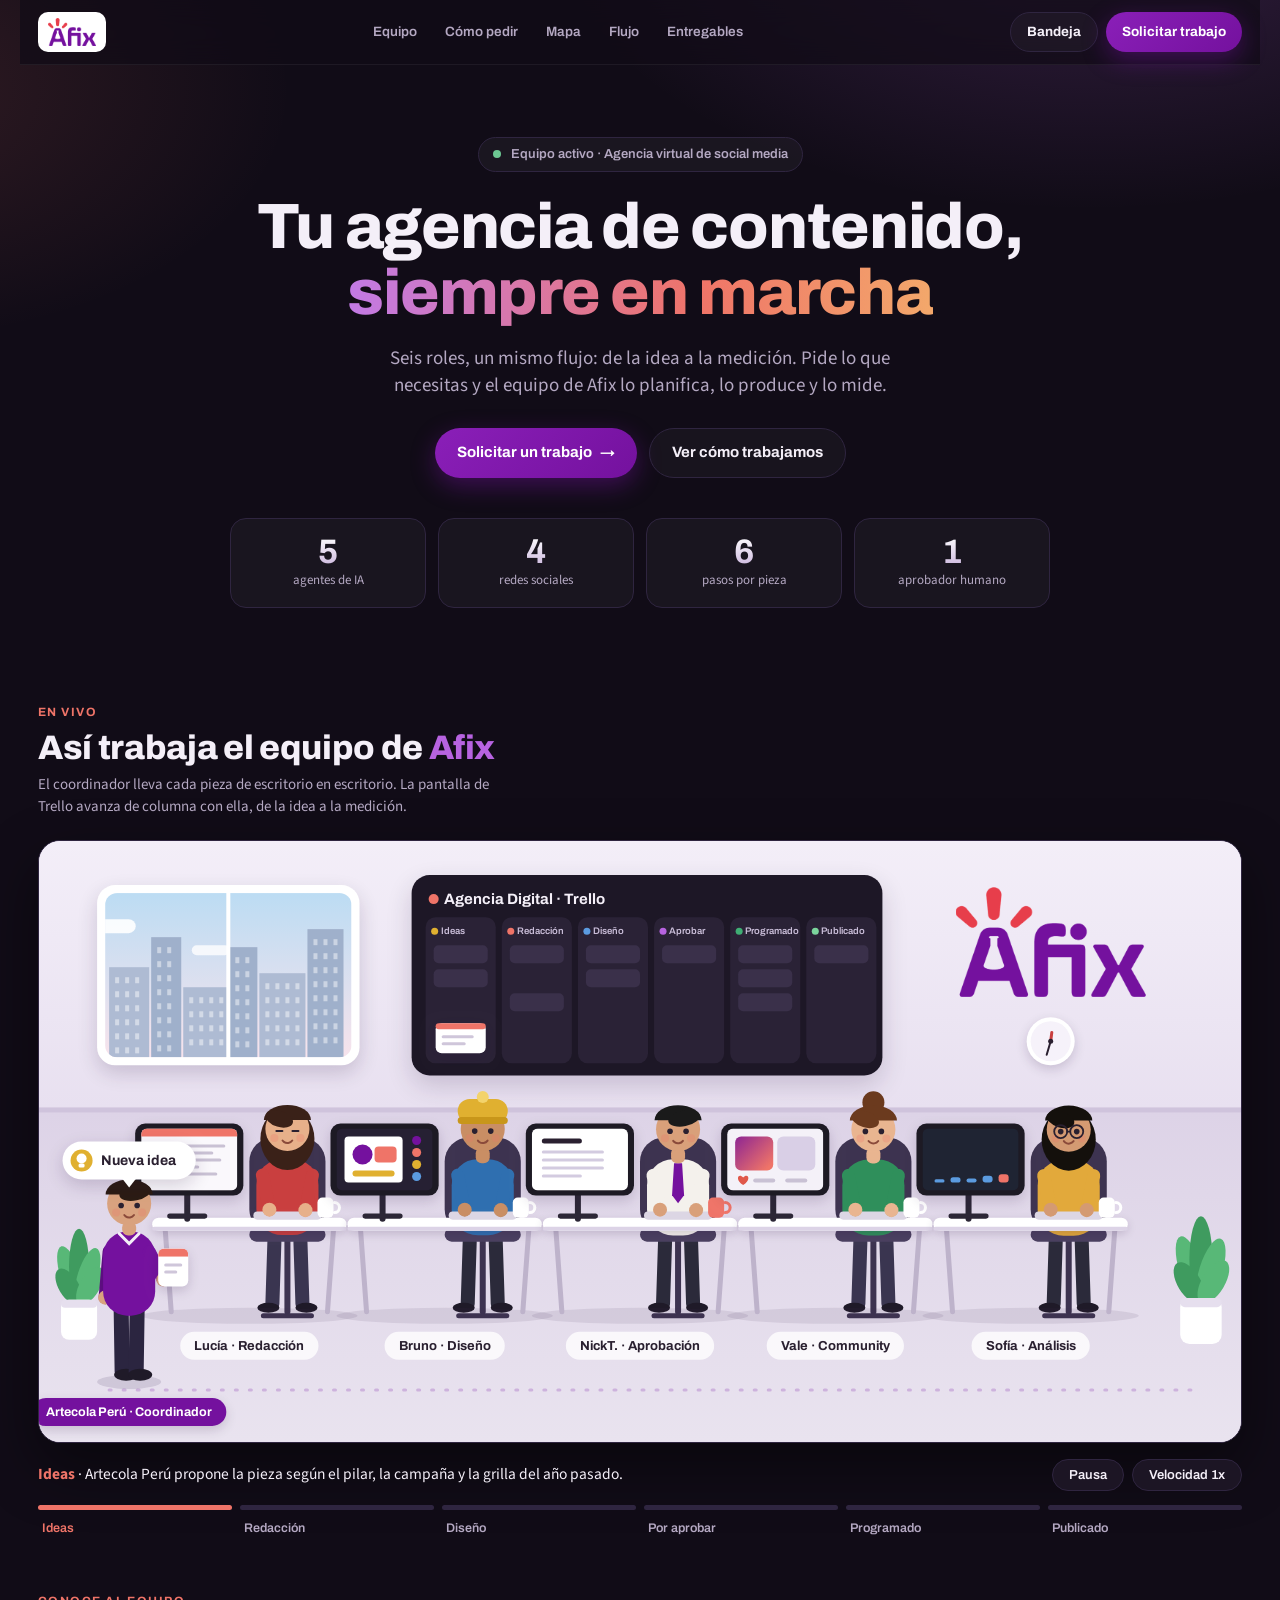
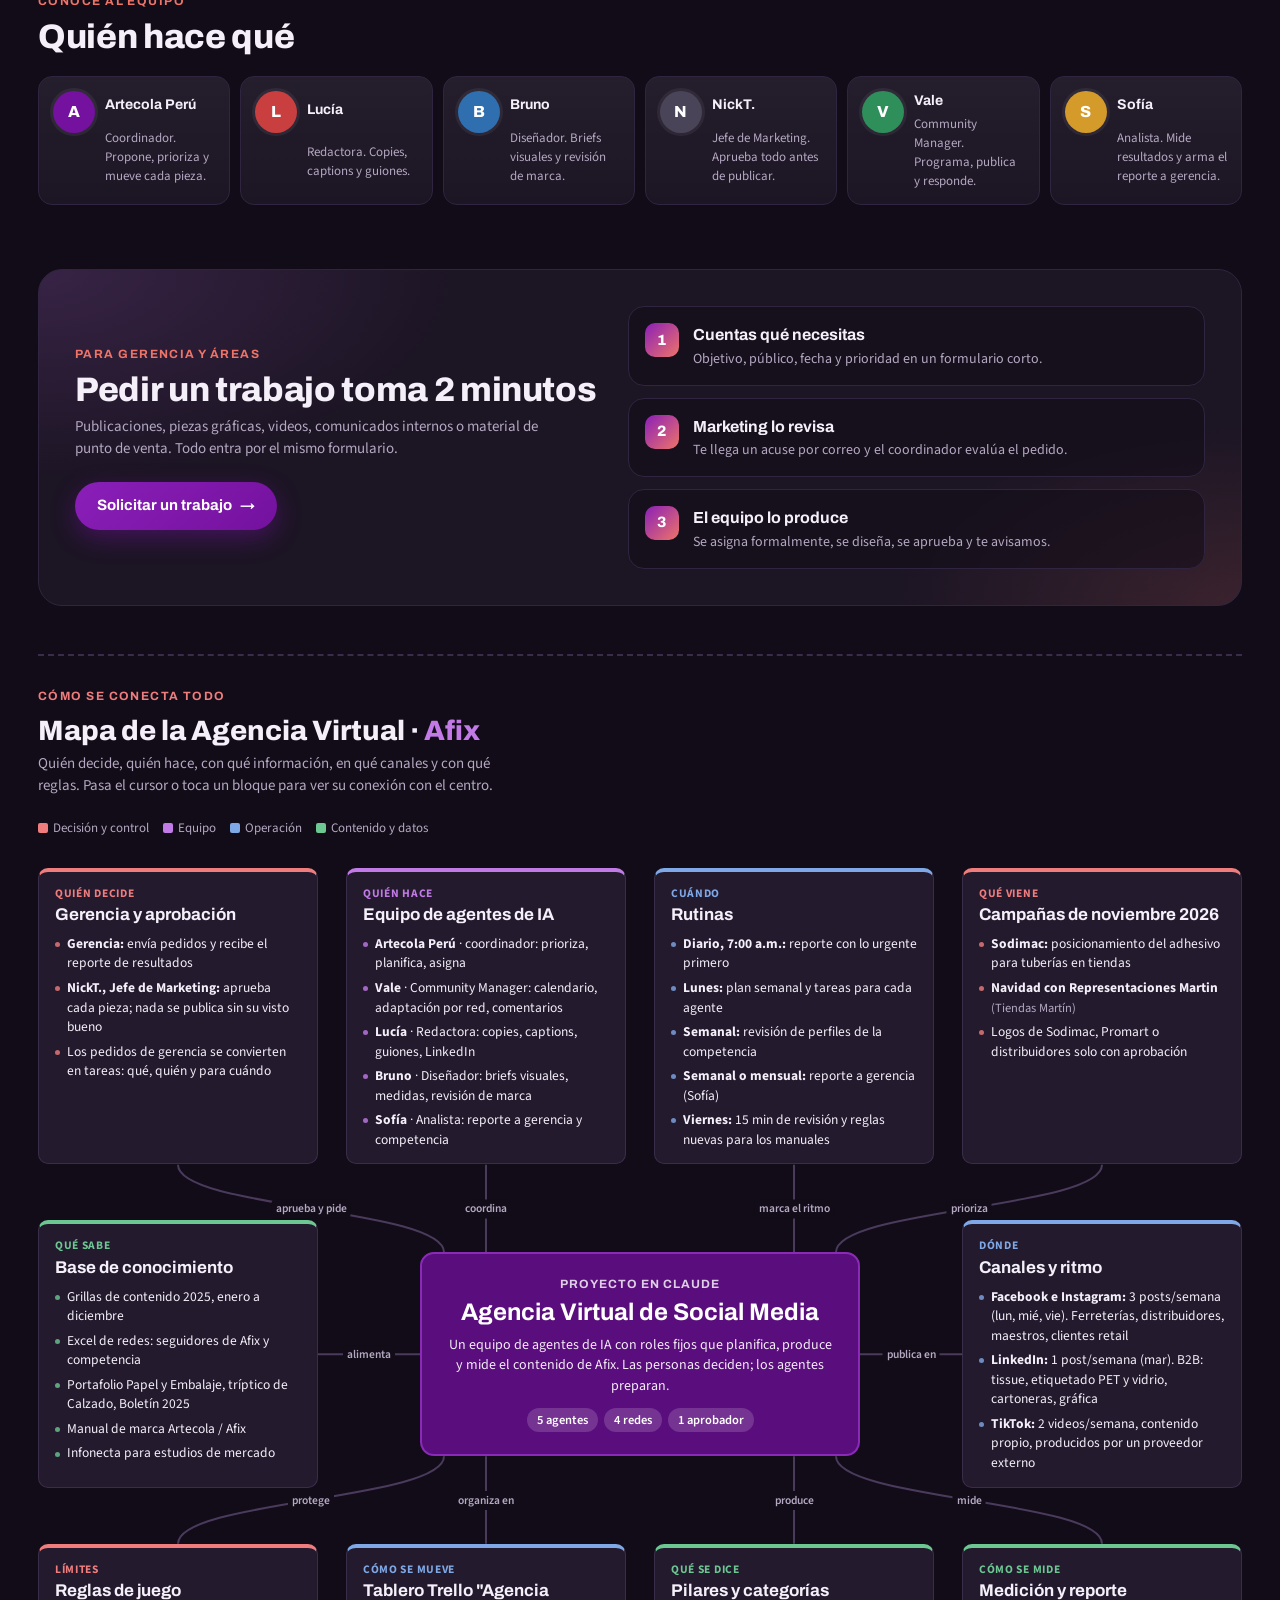
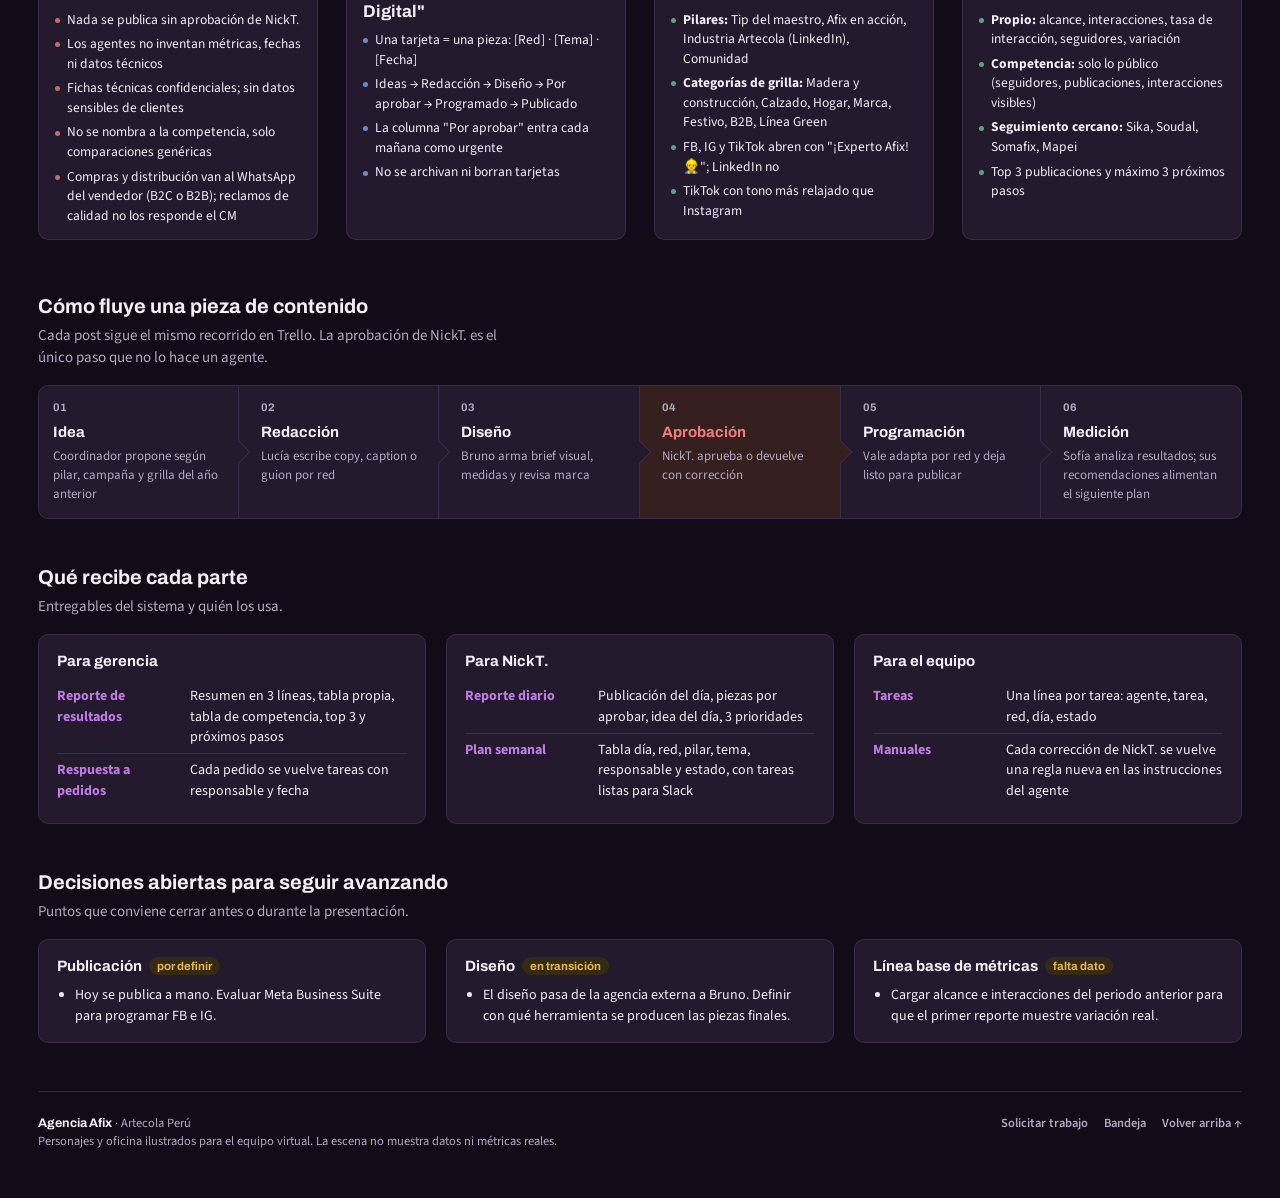
<file: index.html>
<!DOCTYPE html>
<html lang="es">
<head>
<meta charset="utf-8">
<meta name="viewport" content="width=device-width, initial-scale=1">
<title>Oficina Agencia Afix</title>
<link rel="preconnect" href="https://fonts.googleapis.com">
<link rel="preconnect" href="https://fonts.gstatic.com" crossorigin>
<link href="https://fonts.googleapis.com/css2?family=Archivo:wght@500;600;700;800&family=Source+Sans+3:wght@400;600;700&display=swap" rel="stylesheet">
<style>
/* Layout: escena animada en un marco redondeado, barra de progreso del flujo y equipo; debajo, el mapa de la agencia. Tema oscuro único. */
:root{
  --bg:#110c17;
  --panel:#1c1524;
  --ink:#f4eff8;
  --muted:#b4a8c2;
  --purple:#b763e0;
  --coral:#ef7468;
  --line:#2f2540;
  --pixel:"Archivo", Arial, sans-serif;
  --body:"Source Sans 3", "Segoe UI", Arial, sans-serif;
  --display:"Archivo", "Helvetica Neue", Arial, sans-serif;
  color-scheme: dark;
}
*{box-sizing:border-box}
html,body{margin:0}
body{background:var(--bg);color:var(--ink);font-family:var(--body);font-size:15px;line-height:1.45}
.wrap{max-width:1240px;margin:0 auto;padding:32px 18px 48px}
.brand{display:inline-flex;background:#ffffff;border-radius:14px;padding:10px 16px;margin-bottom:18px}.brand img{display:block;height:46px;width:auto}
.eyebrow-top{font-family:var(--display);font-size:12px;font-weight:700;letter-spacing:.12em;text-transform:uppercase;color:var(--coral);margin-bottom:8px}
h1{font-family:var(--display);font-weight:800;font-size:32px;line-height:1.1;margin:0 0 8px;text-wrap:balance}
h1 span{color:var(--purple)}
.sub{color:var(--muted);margin:0 0 22px;max-width:68ch}
.scene{border-radius:22px;overflow:hidden;border:1px solid var(--line);background:#efe9f5;box-shadow:0 24px 60px rgba(0,0,0,.45)}
canvas{display:block;width:100%;height:auto}
.bar{display:flex;flex-wrap:wrap;gap:12px;align-items:center;justify-content:space-between;margin-top:16px}
.caption{font-size:15.5px;min-height:1.5em}
.caption b{color:var(--coral);font-weight:700}
.ctrls{display:flex;gap:8px}
button{font-family:var(--display);font-weight:600;font-size:13px;background:var(--panel);color:var(--ink);border:1px solid var(--line);border-radius:999px;padding:8px 16px;cursor:pointer;transition:border-color .15s, background .15s}
button:hover{border-color:var(--purple);background:#251c30}
button:focus-visible{outline:2px solid var(--coral);outline-offset:2px}
.steps{display:grid;grid-template-columns:repeat(6,1fr);gap:8px;margin-top:14px}
.steps div{position:relative;font-family:var(--display);font-weight:600;font-size:12.5px;padding:14px 4px 0;color:var(--muted);text-align:left}
.steps div::before{content:"";position:absolute;left:0;right:0;top:0;height:5px;border-radius:5px;background:var(--line);transition:background .3s}
.steps div.done{color:var(--ink)}
.steps div.done::before{background:#5a2a78}
.steps div.on{color:var(--coral)}
.steps div.on::before{background:var(--coral)}
.team{display:grid;grid-template-columns:repeat(6,1fr);gap:10px;margin-top:26px}
.m{background:var(--panel);border:1px solid var(--line);border-radius:14px;padding:14px;display:grid;grid-template-columns:auto 1fr;gap:4px 10px;align-items:center}
.av{grid-row:1 / span 2;grid-column:1;align-self:start;width:34px;height:34px;border-radius:50%;display:grid;place-items:center;font-family:var(--display);font-weight:800;font-size:14px;color:#fff}
.m .n{grid-column:2;font-family:var(--display);font-weight:700;font-size:14px}
.m p{margin:0;font-size:13px;color:var(--muted);grid-column:2}
footer{margin-top:28px;font-size:12.5px;color:var(--muted)}
@media (max-width:900px){.team{grid-template-columns:repeat(3,1fr)}.steps{grid-template-columns:repeat(3,1fr);row-gap:14px}}
@media (max-width:520px){.team{grid-template-columns:repeat(2,1fr)}h1{font-size:24px}}
/* ===== Mapa de la agencia (sección inferior) ===== */
.mapa{--surface:#231a2e;--line:#3a2d4a;--purple:#c27ae6;--coral:#ef7d7d;--purple-soft:#2d1f38;--coral-soft:#36201f;--ok:#6cc792;--ok-soft:#1d3226;--warn:#e5b450;--warn-soft:#352b14;--font-display:"Archivo","Helvetica Neue",Arial,sans-serif;margin-top:48px;padding-top:32px;border-top:2px dashed var(--line)}
.mapa .head{margin-bottom:22px}
.mapa .eyebrow{font-family:var(--pixel);font-size:10px;color:var(--coral);margin-bottom:10px}
.mapa h2.big{font-family:var(--font-display);font-weight:800;font-size:28px;line-height:1.15;margin:0 0 6px;text-wrap:balance}
.mapa h2.big span{color:var(--purple)}
.mapa .legend{display:flex;gap:14px;flex-wrap:wrap;font-size:13px;color:var(--muted);margin-top:10px}
.mapa .legend i{display:inline-block;width:10px;height:10px;border-radius:2px;margin-right:5px;vertical-align:-1px}
.map{position:relative;display:grid;grid-template-columns:repeat(4,1fr);gap:56px 28px;padding:8px 0}
.map svg.links{position:absolute;inset:0;width:100%;height:100%;pointer-events:none;overflow:visible}
.links path{fill:none;stroke:#4a3a5c;stroke-width:2}
.links path.on{stroke:var(--purple);stroke-width:2.5}
.links text{font-size:11.5px;fill:var(--muted);font-family:var(--body);font-weight:600}
.links text.on{fill:var(--purple)}
.links rect{fill:var(--bg)}
.center{grid-column:2 / span 2;grid-row:2;align-self:center;justify-self:center;width:min(100%,440px);background:#5a0d7c;color:#fff;border-radius:14px;padding:22px 24px;position:relative;z-index:1;text-align:center;border:2px solid #8a2bb8}
.center .k{font-family:var(--font-display);font-weight:700;font-size:12px;letter-spacing:.08em;text-transform:uppercase;opacity:.8}
.center h2{font-family:var(--font-display);font-size:24px;margin:6px 0 8px;line-height:1.15}
.center p{margin:0;font-size:14px;opacity:.92}
.center .chips{display:flex;gap:6px;justify-content:center;flex-wrap:wrap;margin-top:12px}
.center .chips span{background:rgba(255,255,255,.16);border-radius:999px;padding:3px 10px;font-size:12.5px;font-weight:600}
.node{position:relative;z-index:1;background:var(--surface);border:1px solid var(--line);border-top:4px solid var(--c,var(--purple));border-radius:10px;padding:14px 16px;cursor:pointer;transition:box-shadow .15s}
.node:hover,.node:focus-visible,.node.on{box-shadow:0 6px 22px rgba(0,0,0,.45);outline:none}
.node:focus-visible{outline:2px solid var(--purple);outline-offset:2px}
.node .k{font-size:11.5px;font-weight:700;letter-spacing:.06em;text-transform:uppercase;color:var(--c,var(--purple))}
.node h3{font-family:var(--font-display);font-size:17px;margin:3px 0 8px;line-height:1.2}
.node ul{margin:0;padding:0;list-style:none;display:grid;gap:5px}
.node li{font-size:13.5px;padding-left:12px;position:relative}
.node li::before{content:"";position:absolute;left:0;top:.6em;width:5px;height:5px;border-radius:50%;background:var(--c,var(--purple));opacity:.8}
.node li small{color:var(--muted);font-size:12.5px}
.t-gob{--c:var(--coral)}.t-equipo{--c:var(--purple)}.t-ops{--c:#7fa8e6}.t-cont{--c:#6cc792}
.pill{display:inline-block;font-size:11.5px;font-weight:700;border-radius:999px;padding:1px 8px;margin-left:4px;vertical-align:1px}
.pill.warn{background:var(--warn-soft);color:var(--warn)}
.mapa section{margin-top:44px}
h2.sec{font-family:var(--font-display);font-size:20px;margin:0 0 4px}
.sec-sub{color:var(--muted);margin:0 0 16px;max-width:70ch}
.flow{display:grid;grid-template-columns:repeat(6,1fr);overflow-x:auto}
.step{background:var(--surface);border:1px solid var(--line);padding:14px 14px 14px 22px;position:relative;min-width:150px}
.step:first-child{border-radius:10px 0 0 10px;padding-left:14px}
.step:last-child{border-radius:0 10px 10px 0}
.step + .step{border-left:none}
.step::after{content:"";position:absolute;right:-9px;top:50%;width:16px;height:16px;background:var(--surface);border-top:1px solid var(--line);border-right:1px solid var(--line);transform:translateY(-50%) rotate(45deg);z-index:2}
.step:last-child::after{display:none}
.step .n{font-family:var(--pixel);font-size:9px;color:var(--muted)}
.step h4{margin:6px 0 4px;font-family:var(--font-display);font-size:15px}
.step p{margin:0;font-size:13px;color:var(--muted)}
.step.gate,.step.gate::after{background:var(--coral-soft)}
.step.gate h4{color:var(--coral)}
.cols{display:grid;grid-template-columns:repeat(3,1fr);gap:20px}
.card{background:var(--surface);border:1px solid var(--line);border-radius:10px;padding:16px 18px}
.card h4{font-family:var(--font-display);margin:0 0 8px;font-size:15px}
.card ul{margin:0;padding-left:18px;display:grid;gap:6px;font-size:14px}
table.rt{width:100%;border-collapse:collapse;font-size:14px}
table.rt td{padding:6px 0;border-bottom:1px solid var(--line);vertical-align:top}
table.rt td:first-child{font-weight:700;color:var(--purple);width:38%;padding-right:10px}
table.rt tr:last-child td{border-bottom:none}
@media (max-width:980px){.map{grid-template-columns:repeat(2,1fr);gap:18px}.center{grid-column:1 / -1;grid-row:1;width:100%}.map svg.links{display:none}.cols{grid-template-columns:1fr}.flow{grid-template-columns:repeat(6,minmax(150px,1fr))}}
@media (max-width:560px){.map{grid-template-columns:1fr}}

.mapa .eyebrow{font-weight:700;letter-spacing:.12em;font-size:12px}
.step .n{font-size:11px;font-weight:700}
.reqbar{display:flex;flex-wrap:wrap;gap:10px;align-items:center;justify-content:space-between;background:var(--panel);border:1px solid var(--line);border-radius:16px;padding:14px 16px;margin:0 0 22px}.reqbar p{margin:0;color:var(--muted);font-size:14px;max-width:60ch}.reqbar p b{color:var(--ink)}.reqbar .btns{display:flex;gap:8px;flex-wrap:wrap}.reqbar a{font-family:var(--display);font-weight:700;font-size:13.5px;border-radius:999px;padding:9px 16px;text-decoration:none;border:1px solid var(--line);color:var(--ink);background:#251c30}.reqbar a.go{background:#74119e;border-color:#74119e;color:#fff}.reqbar a:hover{border-color:var(--purple)}.reqbar a:focus-visible{outline:2px solid var(--coral);outline-offset:2px}

/* ===== Rediseño 2026-11: nav, hero, secciones, animaciones ===== */
body{background:
  radial-gradient(900px 500px at 85% -10%, rgba(183,99,224,.22), transparent 60%),
  radial-gradient(700px 420px at -10% 10%, rgba(239,116,104,.14), transparent 60%),
  var(--bg);background-attachment:fixed}
html{scroll-behavior:smooth}
.wrap{padding-top:0}
.nav{position:sticky;top:0;z-index:50;display:flex;align-items:center;gap:18px;justify-content:space-between;margin:0 -18px 8px;padding:12px 18px;background:rgba(17,12,23,.72);backdrop-filter:blur(14px);-webkit-backdrop-filter:blur(14px);border-bottom:1px solid rgba(255,255,255,.06)}
.nav-logo{display:inline-flex;background:#fff;border-radius:10px;padding:6px 10px}
.nav-logo img{display:block;height:28px;width:auto}
.nav-links{display:flex;gap:4px}
.nav-links a{color:var(--muted);text-decoration:none;font-family:var(--display);font-weight:600;font-size:13.5px;padding:8px 12px;border-radius:999px;transition:color .15s,background .15s}
.nav-links a:hover{color:var(--ink);background:rgba(255,255,255,.06)}
.nav-cta{display:flex;gap:8px}
.btn-main,.btn-ghost{display:inline-flex;align-items:center;gap:8px;font-family:var(--display);font-weight:700;font-size:13.5px;text-decoration:none;border-radius:999px;padding:9px 16px;transition:transform .15s, box-shadow .2s, background .2s, border-color .2s}
.btn-main{background:linear-gradient(135deg,#8a1fb8,#74119e);color:#fff;box-shadow:0 8px 24px rgba(116,17,158,.45)}
.btn-main:hover{transform:translateY(-1px);box-shadow:0 12px 30px rgba(116,17,158,.6)}
.btn-ghost{color:var(--ink);border:1px solid var(--line);background:rgba(255,255,255,.03)}
.btn-ghost:hover{border-color:var(--purple)}
.btn-main:focus-visible,.btn-ghost:focus-visible,.nav-links a:focus-visible{outline:2px solid var(--coral);outline-offset:2px}
.lg{font-size:15px;padding:13px 22px}
.hero{padding:64px 0 40px;text-align:center}
.live{display:inline-flex;align-items:center;gap:10px;font-family:var(--display);font-weight:600;font-size:13px;color:var(--muted);background:rgba(255,255,255,.04);border:1px solid var(--line);border-radius:999px;padding:7px 14px;margin-bottom:22px}
.pulse{width:8px;height:8px;border-radius:50%;background:#6cc792;box-shadow:0 0 0 0 rgba(108,199,146,.7);animation:pulse 2s infinite}
@keyframes pulse{70%{box-shadow:0 0 0 10px rgba(108,199,146,0)}100%{box-shadow:0 0 0 0 rgba(108,199,146,0)}}
.hero h1{font-size:clamp(36px,6vw,64px);line-height:1.04;letter-spacing:-.02em;margin:0 0 18px}
.grad{background:linear-gradient(90deg,#c27ae6,#ef7468 60%,#f3a86b);-webkit-background-clip:text;background-clip:text;color:transparent}
.lead{font-size:clamp(16px,1.6vw,19px);color:var(--muted);max-width:60ch;margin:0 auto 28px}
.hero-cta{display:flex;gap:12px;justify-content:center;flex-wrap:wrap}
.stats{list-style:none;padding:0;margin:40px auto 0;display:grid;grid-template-columns:repeat(4,1fr);gap:12px;max-width:820px}
.stats li{background:rgba(255,255,255,.035);border:1px solid var(--line);border-radius:16px;padding:16px 10px}
.stats b{display:block;font-family:var(--display);font-size:34px;line-height:1;background:linear-gradient(180deg,#fff,#c9b3dc);-webkit-background-clip:text;background-clip:text;color:transparent}
.stats span{font-size:13px;color:var(--muted)}
.sec-head{margin:56px 0 20px}
.h2{font-family:var(--display);font-weight:800;font-size:clamp(24px,3vw,34px);line-height:1.1;margin:0 0 8px;letter-spacing:-.01em}
.h2 span{color:var(--purple)}
.scene{transition:transform .4s, box-shadow .4s}
.scene:hover{transform:translateY(-2px);box-shadow:0 30px 80px rgba(116,17,158,.35)}
.team{margin-top:0}
.m{transition:transform .2s, border-color .2s, box-shadow .2s;background:linear-gradient(180deg,rgba(255,255,255,.04),rgba(255,255,255,0)),var(--panel)}
.m:hover{transform:translateY(-4px);border-color:var(--purple);box-shadow:0 14px 34px rgba(0,0,0,.35)}
.av{width:42px;height:42px;font-size:16px;box-shadow:0 0 0 3px rgba(255,255,255,.06)}
.pedir{margin-top:64px;display:grid;grid-template-columns:1fr 1.1fr;gap:28px;align-items:center;padding:36px;border-radius:24px;border:1px solid var(--line);background:
  radial-gradient(600px 300px at 0% 0%, rgba(183,99,224,.18), transparent 70%),
  radial-gradient(500px 260px at 100% 100%, rgba(239,116,104,.14), transparent 70%), var(--panel)}
.pedir .sub{margin-bottom:22px}
.pedir-steps{list-style:none;margin:0;padding:0;display:grid;gap:12px}
.pedir-steps li{display:flex;gap:14px;align-items:flex-start;background:rgba(17,12,23,.55);border:1px solid var(--line);border-radius:16px;padding:16px}
.pedir-steps .num{flex:none;width:34px;height:34px;border-radius:10px;display:grid;place-items:center;font-family:var(--display);font-weight:800;color:#fff;background:linear-gradient(135deg,#8a1fb8,#ef7468)}
.pedir-steps h3{margin:0 0 2px;font-family:var(--display);font-size:16px}
.pedir-steps p{margin:0;color:var(--muted);font-size:14px}
.foot{display:flex;justify-content:space-between;gap:16px;flex-wrap:wrap;border-top:1px solid var(--line);padding-top:22px;margin-top:48px}
.foot b{color:var(--ink);font-family:var(--display)}
.foot-links{display:flex;gap:16px;flex-wrap:wrap}
.foot-links a{color:var(--muted);text-decoration:none;font-weight:600}
.foot-links a:hover{color:var(--ink)}
.fab{display:none;position:fixed;right:16px;bottom:16px;z-index:60;font-family:var(--display);font-weight:800;font-size:14px;text-decoration:none;color:#fff;background:linear-gradient(135deg,#8a1fb8,#74119e);padding:14px 18px;border-radius:999px;box-shadow:0 12px 30px rgba(116,17,158,.55)}
.reveal{opacity:0;transform:translateY(18px);transition:opacity .7s ease, transform .7s ease}
.reveal.in{opacity:1;transform:none}
@media (max-width:900px){.nav-links{display:none}.pedir{grid-template-columns:1fr;padding:24px}.stats{grid-template-columns:repeat(2,1fr)}}
@media (max-width:560px){.nav-cta .btn-ghost{display:none}.hero{padding:40px 0 24px}.fab{display:inline-flex}.lg{width:100%;justify-content:center}}
@media (max-width:980px){.map .node{grid-column:auto!important;grid-row:auto!important}.map .center{grid-column:1 / -1!important;grid-row:1!important}}
@media (prefers-reduced-motion:reduce){.reveal{opacity:1;transform:none;transition:none}.pulse{animation:none}html{scroll-behavior:auto}.m:hover,.scene:hover,.btn-main:hover{transform:none}}
</style>
</head>
<body>
<div class="wrap">
  <header class="nav" id="top">
    <a class="nav-logo" href="#top" aria-label="Inicio"><img id="afix-logo" src="[data-uri]" alt="Afix"></a>
    <nav class="nav-links" aria-label="Secciones">
      <a href="#equipo">Equipo</a><a href="#pedir">Cómo pedir</a><a href="#mapa">Mapa</a><a href="#flujo">Flujo</a><a href="#entregables">Entregables</a>
    </nav>
    <div class="nav-cta">
      <a class="btn-ghost" href="solicitudes/admin.html">Bandeja</a>
      <a class="btn-main" href="solicitudes/">Solicitar trabajo</a>
    </div>
  </header>

  <section class="hero reveal">
    <div class="live"><span class="pulse" aria-hidden="true"></span>Equipo activo · Agencia virtual de social media</div>
    <h1>Tu agencia de contenido,<br><span class="grad">siempre en marcha</span></h1>
    <p class="lead">Seis roles, un mismo flujo: de la idea a la medición. Pide lo que necesitas y el equipo de Afix lo planifica, lo produce y lo mide.</p>
    <div class="hero-cta">
      <a class="btn-main lg" href="solicitudes/">Solicitar un trabajo <span aria-hidden="true">→</span></a>
      <a class="btn-ghost lg" href="#escena">Ver cómo trabajamos</a>
    </div>
    <ul class="stats" aria-label="El equipo en números">
      <li><b data-count="5">5</b><span>agentes de IA</span></li>
      <li><b data-count="4">4</b><span>redes sociales</span></li>
      <li><b data-count="6">6</b><span>pasos por pieza</span></li>
      <li><b data-count="1">1</b><span>aprobador humano</span></li>
    </ul>
  </section>

  <div class="sec-head reveal" id="escena">
    <div class="eyebrow-top">En vivo</div>
    <h2 class="h2">Así trabaja el equipo de <span>Afix</span></h2>
    <p class="sub">El coordinador lleva cada pieza de escritorio en escritorio. La pantalla de Trello avanza de columna con ella, de la idea a la medición.</p>
  </div>

  <div class="scene"><canvas id="cv" role="img" aria-label="Animación: Artecola Perú lleva una pieza de contenido a Lucía, Bruno la diseña, NickT. la aprueba, Vale la publica y Sofía mide resultados"></canvas></div>

  <div class="bar">
    <div class="caption" id="cap" aria-live="polite"></div>
    <div class="ctrls">
      <button id="play" type="button">Pausa</button>
      <button id="fast" type="button">Velocidad 1x</button>
    </div>
  </div>

  <div class="steps" id="steps">
    <div>Ideas</div><div>Redacción</div><div>Diseño</div><div>Por aprobar</div><div>Programado</div><div>Publicado</div>
  </div>

  <div class="sec-head reveal" id="equipo">
    <div class="eyebrow-top">Conoce al equipo</div>
    <h2 class="h2">Quién hace qué</h2>
  </div>
  <div class="team reveal">
    <div class="m"><div class="av" style="background:#74119E">A</div><div class="n">Artecola Perú</div><p>Coordinador. Propone, prioriza y mueve cada pieza.</p></div>
    <div class="m"><div class="av" style="background:#C93F3F">L</div><div class="n">Lucía</div><p>Redactora. Copies, captions y guiones.</p></div>
    <div class="m"><div class="av" style="background:#2f6fb0">B</div><div class="n">Bruno</div><p>Diseñador. Briefs visuales y revisión de marca.</p></div>
    <div class="m"><div class="av" style="background:#4a4458">N</div><div class="n">NickT.</div><p>Jefe de Marketing. Aprueba todo antes de publicar.</p></div>
    <div class="m"><div class="av" style="background:#2f8f5b">V</div><div class="n">Vale</div><p>Community Manager. Programa, publica y responde.</p></div>
    <div class="m"><div class="av" style="background:#d49a2a">S</div><div class="n">Sofía</div><p>Analista. Mide resultados y arma el reporte a gerencia.</p></div>
  </div>

  <section class="pedir reveal" id="pedir">
    <div class="pedir-copy">
      <div class="eyebrow-top">Para gerencia y áreas</div>
      <h2 class="h2">Pedir un trabajo toma 2 minutos</h2>
      <p class="sub">Publicaciones, piezas gráficas, videos, comunicados internos o material de punto de venta. Todo entra por el mismo formulario.</p>
      <a class="btn-main lg" href="solicitudes/">Solicitar un trabajo <span aria-hidden="true">→</span></a>
    </div>
    <ol class="pedir-steps">
      <li><span class="num">1</span><div><h3>Cuentas qué necesitas</h3><p>Objetivo, público, fecha y prioridad en un formulario corto.</p></div></li>
      <li><span class="num">2</span><div><h3>Marketing lo revisa</h3><p>Te llega un acuse por correo y el coordinador evalúa el pedido.</p></div></li>
      <li><span class="num">3</span><div><h3>El equipo lo produce</h3><p>Se asigna formalmente, se diseña, se aprueba y te avisamos.</p></div></li>
    </ol>
  </section>

  <div class="mapa" id="mapa">
    <div class="head">
      <div class="eyebrow">CÓMO SE CONECTA TODO</div>
      <h2 class="big">Mapa de la Agencia Virtual · <span>Afix</span></h2>
      <p class="sub">Quién decide, quién hace, con qué información, en qué canales y con qué reglas. Pasa el cursor o toca un bloque para ver su conexión con el centro.</p>
      <div class="legend">
        <span><i style="background:var(--coral)"></i>Decisión y control</span>
        <span><i style="background:var(--purple)"></i>Equipo</span>
        <span><i style="background:#7fa8e6"></i>Operación</span>
        <span><i style="background:#6cc792"></i>Contenido y datos</span>
      </div>
    </div>
    <div class="map" id="map">
    <svg class="links" id="links" aria-hidden="true"></svg>

    <!-- Fila 1 -->
    <div class="node t-gob" tabindex="0" data-link="aprueba y pide" style="grid-column:1;grid-row:1">
      <div class="k">Quién decide</div>
      <h3>Gerencia y aprobación</h3>
      <ul>
        <li><b>Gerencia:</b> envía pedidos y recibe el reporte de resultados</li>
        <li><b>NickT., Jefe de Marketing:</b> aprueba cada pieza; nada se publica sin su visto bueno</li>
        <li>Los pedidos de gerencia se convierten en tareas: qué, quién y para cuándo</li>
      </ul>
    </div>
    <div class="node t-equipo" tabindex="0" data-link="coordina" style="grid-column:2;grid-row:1">
      <div class="k">Quién hace</div>
      <h3>Equipo de agentes de IA</h3>
      <ul>
        <li><b>Artecola Perú</b> · coordinador: prioriza, planifica, asigna</li>
        <li><b>Vale</b> · Community Manager: calendario, adaptación por red, comentarios</li>
        <li><b>Lucía</b> · Redactora: copies, captions, guiones, LinkedIn</li>
        <li><b>Bruno</b> · Diseñador: briefs visuales, medidas, revisión de marca</li>
        <li><b>Sofía</b> · Analista: reporte a gerencia y competencia</li>
      </ul>
    </div>
    <div class="node t-ops" tabindex="0" data-link="marca el ritmo" style="grid-column:3;grid-row:1">
      <div class="k">Cuándo</div>
      <h3>Rutinas</h3>
      <ul>
        <li><b>Diario, 7:00 a.m.:</b> reporte con lo urgente primero</li>
        <li><b>Lunes:</b> plan semanal y tareas para cada agente</li>
        <li><b>Semanal:</b> revisión de perfiles de la competencia</li>
        <li><b>Semanal o mensual:</b> reporte a gerencia (Sofía)</li>
        <li><b>Viernes:</b> 15 min de revisión y reglas nuevas para los manuales</li>
      </ul>
    </div>
    <div class="node t-gob" tabindex="0" data-link="prioriza" style="grid-column:4;grid-row:1">
      <div class="k">Qué viene</div>
      <h3>Campañas de noviembre 2026</h3>
      <ul>
        <li><b>Sodimac:</b> posicionamiento del adhesivo para tuberías en tiendas</li>
        <li><b>Navidad con Representaciones Martin</b> <small>(Tiendas Martín)</small></li>
        <li>Logos de Sodimac, Promart o distribuidores solo con aprobación</li>
      </ul>
    </div>

    <!-- Fila 2 -->
    <div class="node t-cont" tabindex="0" data-link="alimenta" style="grid-column:1;grid-row:2">
      <div class="k">Qué sabe</div>
      <h3>Base de conocimiento</h3>
      <ul>
        <li>Grillas de contenido 2025, enero a diciembre</li>
        <li>Excel de redes: seguidores de Afix y competencia</li>
        <li>Portafolio Papel y Embalaje, tríptico de Calzado, Boletín 2025</li>
        <li>Manual de marca Artecola / Afix</li>
        <li>Infonecta para estudios de mercado</li>
      </ul>
    </div>

    <div class="center" id="center">
      <div class="k">Proyecto en Claude</div>
      <h2>Agencia Virtual de Social Media</h2>
      <p>Un equipo de agentes de IA con roles fijos que planifica, produce y mide el contenido de Afix. Las personas deciden; los agentes preparan.</p>
      <div class="chips"><span>5 agentes</span><span>4 redes</span><span>1 aprobador</span></div>
    </div>

    <div class="node t-ops" tabindex="0" data-link="publica en" style="grid-column:4;grid-row:2">
      <div class="k">Dónde</div>
      <h3>Canales y ritmo</h3>
      <ul>
        <li><b>Facebook e Instagram:</b> 3 posts/semana (lun, mié, vie). Ferreterías, distribuidores, maestros, clientes retail</li>
        <li><b>LinkedIn:</b> 1 post/semana (mar). B2B: tissue, etiquetado PET y vidrio, cartoneras, gráfica</li>
        <li><b>TikTok:</b> 2 videos/semana, contenido propio, producidos por un proveedor externo</li>
      </ul>
    </div>

    <!-- Fila 3 -->
    <div class="node t-gob" tabindex="0" data-link="protege" style="grid-column:1;grid-row:3">
      <div class="k">Límites</div>
      <h3>Reglas de juego</h3>
      <ul>
        <li>Nada se publica sin aprobación de NickT.</li>
        <li>Los agentes no inventan métricas, fechas ni datos técnicos</li>
        <li>Fichas técnicas confidenciales; sin datos sensibles de clientes</li>
        <li>No se nombra a la competencia, solo comparaciones genéricas</li>
        <li>Compras y distribución van al WhatsApp del vendedor (B2C o B2B); reclamos de calidad no los responde el CM</li>
      </ul>
    </div>
    <div class="node t-ops" tabindex="0" data-link="organiza en" style="grid-column:2;grid-row:3">
      <div class="k">Cómo se mueve</div>
      <h3>Tablero Trello "Agencia Digital"</h3>
      <ul>
        <li>Una tarjeta = una pieza: [Red] · [Tema] · [Fecha]</li>
        <li>Ideas → Redacción → Diseño → Por aprobar → Programado → Publicado</li>
        <li>La columna "Por aprobar" entra cada mañana como urgente</li>
        <li>No se archivan ni borran tarjetas</li>
      </ul>
    </div>
    <div class="node t-cont" tabindex="0" data-link="produce" style="grid-column:3;grid-row:3">
      <div class="k">Qué se dice</div>
      <h3>Pilares y categorías</h3>
      <ul>
        <li><b>Pilares:</b> Tip del maestro, Afix en acción, Industria Artecola (LinkedIn), Comunidad</li>
        <li><b>Categorías de grilla:</b> Madera y construcción, Calzado, Hogar, Marca, Festivo, B2B, Línea Green</li>
        <li>FB, IG y TikTok abren con "¡Experto Afix! 👷‍♂️"; LinkedIn no</li>
        <li>TikTok con tono más relajado que Instagram</li>
      </ul>
    </div>
    <div class="node t-cont" tabindex="0" data-link="mide" style="grid-column:4;grid-row:3">
      <div class="k">Cómo se mide</div>
      <h3>Medición y reporte</h3>
      <ul>
        <li><b>Propio:</b> alcance, interacciones, tasa de interacción, seguidores, variación</li>
        <li><b>Competencia:</b> solo lo público (seguidores, publicaciones, interacciones visibles)</li>
        <li><b>Seguimiento cercano:</b> Sika, Soudal, Somafix, Mapei</li>
        <li>Top 3 publicaciones y máximo 3 próximos pasos</li>
      </ul>
    </div>
  </div>

  <section id="flujo">
    <h2 class="sec">Cómo fluye una pieza de contenido</h2>
    <p class="sec-sub">Cada post sigue el mismo recorrido en Trello. La aprobación de NickT. es el único paso que no lo hace un agente.</p>
    <div class="flow">
      <div class="step"><div class="n">01</div><h4>Idea</h4><p>Coordinador propone según pilar, campaña y grilla del año anterior</p></div>
      <div class="step"><div class="n">02</div><h4>Redacción</h4><p>Lucía escribe copy, caption o guion por red</p></div>
      <div class="step"><div class="n">03</div><h4>Diseño</h4><p>Bruno arma brief visual, medidas y revisa marca</p></div>
      <div class="step gate"><div class="n">04</div><h4>Aprobación</h4><p>NickT. aprueba o devuelve con corrección</p></div>
      <div class="step"><div class="n">05</div><h4>Programación</h4><p>Vale adapta por red y deja listo para publicar</p></div>
      <div class="step"><div class="n">06</div><h4>Medición</h4><p>Sofía analiza resultados; sus recomendaciones alimentan el siguiente plan</p></div>
    </div>
  </section>

  <section id="entregables">
    <h2 class="sec">Qué recibe cada parte</h2>
    <p class="sec-sub">Entregables del sistema y quién los usa.</p>
    <div class="cols">
      <div class="card">
        <h4>Para gerencia</h4>
        <table class="rt">
          <tr><td>Reporte de resultados</td><td>Resumen en 3 líneas, tabla propia, tabla de competencia, top 3 y próximos pasos</td></tr>
          <tr><td>Respuesta a pedidos</td><td>Cada pedido se vuelve tareas con responsable y fecha</td></tr>
        </table>
      </div>
      <div class="card">
        <h4>Para NickT.</h4>
        <table class="rt">
          <tr><td>Reporte diario</td><td>Publicación del día, piezas por aprobar, idea del día, 3 prioridades</td></tr>
          <tr><td>Plan semanal</td><td>Tabla día, red, pilar, tema, responsable y estado, con tareas listas para Slack</td></tr>
        </table>
      </div>
      <div class="card">
        <h4>Para el equipo</h4>
        <table class="rt">
          <tr><td>Tareas</td><td>Una línea por tarea: agente, tarea, red, día, estado</td></tr>
          <tr><td>Manuales</td><td>Cada corrección de NickT. se vuelve una regla nueva en las instrucciones del agente</td></tr>
        </table>
      </div>
    </div>
  </section>

  <section>
    <h2 class="sec">Decisiones abiertas para seguir avanzando</h2>
    <p class="sec-sub">Puntos que conviene cerrar antes o durante la presentación.</p>
    <div class="cols">
      <div class="card">
        <h4>Publicación <span class="pill warn">por definir</span></h4>
        <ul><li>Hoy se publica a mano. Evaluar Meta Business Suite para programar FB e IG.</li></ul>
      </div>
      <div class="card">
        <h4>Diseño <span class="pill warn">en transición</span></h4>
        <ul><li>El diseño pasa de la agencia externa a Bruno. Definir con qué herramienta se producen las piezas finales.</li></ul>
      </div>
      <div class="card">
        <h4>Línea base de métricas <span class="pill warn">falta dato</span></h4>
        <ul><li>Cargar alcance e interacciones del periodo anterior para que el primer reporte muestre variación real.</li></ul>
      </div>
    </div>
  </section>

    </div>

  
  <footer class="foot">
    <div><b>Agencia Afix</b> · Artecola Perú<br><span>Personajes y oficina ilustrados para el equipo virtual. La escena no muestra datos ni métricas reales.</span></div>
    <div class="foot-links"><a href="solicitudes/">Solicitar trabajo</a><a href="solicitudes/admin.html">Bandeja</a><a href="#top">Volver arriba ↑</a></div>
  </footer>
  <a class="fab" href="solicitudes/" aria-label="Solicitar un trabajo">+ Solicitar</a>
</div>

<script>
(function(){
var cv=document.getElementById('cv'),ctx=cv.getContext('2d');
var W=1200,H=600,K=1;var LOGO=new Image();LOGO.src=document.getElementById('afix-logo').src;
var F='Archivo, "Source Sans 3", Arial, sans-serif';
function rr(x,y,w,h,r){r=Math.min(r,w/2,h/2);ctx.beginPath();ctx.moveTo(x+r,y);ctx.arcTo(x+w,y,x+w,y+h,r);ctx.arcTo(x+w,y+h,x,y+h,r);ctx.arcTo(x,y+h,x,y,r);ctx.arcTo(x,y,x+w,y,r);ctx.closePath();}
function box(x,y,w,h,r,c){rr(x,y,w,h,r);ctx.fillStyle=c;ctx.fill();}
function dot(x,y,r,c){ctx.beginPath();ctx.arc(x,y,r,0,Math.PI*2);ctx.fillStyle=c;ctx.fill();}
function ln(x1,y1,x2,y2,w,c){ctx.beginPath();ctx.moveTo(x1,y1);ctx.lineTo(x2,y2);ctx.lineWidth=w;ctx.lineCap='round';ctx.strokeStyle=c;ctx.stroke();}
function tx(s,x,y,size,c,wt,al){ctx.font=(wt||600)+' '+size+'px '+F;ctx.fillStyle=c;ctx.textAlign=al||'center';ctx.textBaseline='middle';ctx.fillText(s,x,y);}
function eio(t){t=Math.max(0,Math.min(1,t));return t<.5?2*t*t:1-Math.pow(-2*t+2,2)/2;}
function eob(t){t=Math.max(0,Math.min(1,t));var c1=1.70158,c3=c1+1;return 1+c3*Math.pow(t-1,3)+c1*Math.pow(t-1,2);}
function shadow(on,b,y){if(on){ctx.shadowColor='rgba(40,15,60,.18)';ctx.shadowBlur=b||16;ctx.shadowOffsetY=y||6;}else{ctx.shadowColor='transparent';ctx.shadowBlur=0;ctx.shadowOffsetY=0;}}

var P={
  coord:{skin:'#d9a27e',hair:'#2a1a12',hair2:'short',shirt:'#74119E',pants:'#2b2540'},
  lucia:{x:210,name:'Lucía',role:'Redacción',skin:'#e7b08a',hair:'#3a2118',hair2:'long',shirt:'#C93F3F',pants:'#3a3550',screen:'text',anim:'type'},
  bruno:{x:405,name:'Bruno',role:'Diseño',skin:'#c98e64',hair:'#e0b030',hair2:'beanie',shirt:'#2f6fb0',pants:'#2b2a3a',screen:'design',anim:'draw'},
  nick:{x:600,name:'NickT.',role:'Aprobación',skin:'#d9a07a',hair:'#1a1a1a',hair2:'short',shirt:'#f4f1ec',tie:true,pants:'#2b2a3a',screen:'doc',anim:'type'},
  vale:{x:795,name:'Vale',role:'Community',skin:'#e9b590',hair:'#6b3a1e',hair2:'bun',shirt:'#2f8f5b',pants:'#3a3550',screen:'social',anim:'phone'},
  sofia:{x:990,name:'Sofía',role:'Análisis',skin:'#d49a72',hair:'#14100c',hair2:'long',shirt:'#e2a93b',glasses:true,pants:'#2b2a3a',screen:'chart',anim:'type'}
};
var order=['lucia','bruno','nick','vale','sofia'];
var ACT={lucia:2,bruno:4,nick:6,vale:8,sofia:10};

var START=90,SPEED=170;
var raw=[
 {t:'act',who:'coord',dur:2.4,toast:'Nueva idea',kind:'idea',col:0,cap:'<b>Ideas</b> · Artecola Perú propone la pieza según el pilar, la campaña y la grilla del año pasado.'},
 {t:'walk',to:P.lucia.x+97,col:0,carry:true,cap:'<b>Ideas</b> · El coordinador le lleva el encargo a Lucía.'},
 {t:'act',who:'lucia',dur:3,toast:'Copy listo',kind:'ok',col:1,cap:'<b>Redacción</b> · Lucía escribe el copy, el caption o el guion para cada red.'},
 {t:'walk',to:P.bruno.x+97,col:1,carry:true,cap:'<b>Redacción</b> · El copy pasa a diseño.'},
 {t:'act',who:'bruno',dur:3,toast:'Diseño listo',kind:'ok',col:2,cap:'<b>Diseño</b> · Bruno arma el brief visual, las medidas y revisa la marca.'},
 {t:'walk',to:P.nick.x+97,col:2,carry:true,cap:'<b>Diseño</b> · La pieza pasa a Por aprobar.'},
 {t:'act',who:'nick',dur:3.2,toast:'Aprobado',kind:'ok',col:3,cap:'<b>Por aprobar</b> · NickT. revisa. Nada se publica sin su visto bueno.'},
 {t:'walk',to:P.vale.x+97,col:3,carry:true,cap:'<b>Por aprobar</b> · Pieza aprobada, rumbo a programación.'},
 {t:'act',who:'vale',dur:3.2,toast:'Publicado',kind:'ok',col:4,col2:5,cap:'<b>Programado → Publicado</b> · Vale adapta por red, programa y responde comentarios.'},
 {t:'walk',to:P.sofia.x+97,col:5,carry:false,cap:'<b>Publicado</b> · El coordinador pide la lectura de resultados.'},
 {t:'act',who:'sofia',dur:3.2,toast:'Reporte listo',kind:'ok',col:5,cap:'<b>Medición</b> · Sofía mide la pieza y sus recomendaciones alimentan el próximo plan.'},
 {t:'walk',to:START,col:-1,carry:false,cap:'De vuelta al inicio: el coordinador prepara la siguiente pieza.'}
];
var seg=[],cx=START,acc=0;
raw.forEach(function(s){var o=Object.assign({},s);o.from=cx;if(s.t==='walk'){o.dur=Math.max(.9,Math.abs(s.to-cx)/SPEED);cx=s.to;}o.x=cx;o.start=acc;acc+=o.dur;seg.push(o);});
var TOTAL=acc;
function state(t){t=t%TOTAL;var i=0;while(i<seg.length-1&&t>=seg[i].start+seg[i].dur)i++;var s=seg[i],pr=(t-s.start)/s.dur;var x=s.t==='walk'?s.from+(s.to-s.from)*eio(pr):s.x;return{i:i,s:s,pr:pr,x:x,local:t-s.start};}

// ---------- background ----------
function background(t,col){
  var g=ctx.createLinearGradient(0,0,0,270);g.addColorStop(0,'#f3eef8');g.addColorStop(1,'#e8e0f0');ctx.fillStyle=g;ctx.fillRect(0,0,W,270);
  var f=ctx.createLinearGradient(0,270,0,H);f.addColorStop(0,'#ddd3e7');f.addColorStop(1,'#e9e3ef');ctx.fillStyle=f;ctx.fillRect(0,270,W,H-270);
  ctx.fillStyle='#cfc3dc';ctx.fillRect(0,266,W,5);
  // window with skyline
  shadow(true,20,8);box(58,44,262,180,18,'#ffffff');shadow(false);
  ctx.save();rr(66,52,246,164,12);ctx.clip();
  var sk=ctx.createLinearGradient(0,52,0,216);sk.addColorStop(0,'#bcdcf3');sk.addColorStop(1,'#f7e3ec');ctx.fillStyle=sk;ctx.fillRect(66,52,246,164);
  var c1=(t*8)%320-40;box(66+c1,78,54,14,7,'rgba(255,255,255,.9)');box(66+((c1+150)%320)-40,104,38,10,5,'rgba(255,255,255,.8)');
  var bld=[[70,40,90],[112,30,120],[144,44,70],[190,28,110],[220,46,84],[268,36,128]];
  bld.forEach(function(b,i){ctx.fillStyle=i%2?'#9fb0cb':'#aebbd3';ctx.fillRect(b[0],216-b[2],b[1],b[2]);
    for(var wy=216-b[2]+10;wy<210;wy+=14)for(var wx=b[0]+6;wx<b[0]+b[1]-6;wx+=10){ctx.fillStyle='rgba(255,255,255,.45)';ctx.fillRect(wx,wy,4,6);}});
  ctx.restore();
  ln(189,52,189,216,4,'#ffffff');
  // trello screen
  shadow(true,26,10);box(372,34,470,200,18,'#1d1726');shadow(false);
  dot(394,58,5,'#ef7468');tx('Agencia Digital · Trello',404,58,15,'#f4eff8',700,'left');
  var names=['Ideas','Redacción','Diseño','Aprobar','Programado','Publicado'],hc=['#e0b030','#ef7468','#5b9be0','#b763e0','#3fae74','#7bd49c'];
  for(var k=0;k<6;k++){var bx=386+k*76;box(bx,76,70,146,10,'#2a2236');dot(bx+9,90,3.5,hc[k]);tx(names[k],bx+15,90,9.5,'#cbbfda',600,'left');
    box(bx+8,104,54,18,5,'#3a304a');if(k%2===0)box(bx+8,128,54,18,5,'#3a304a');if(k===1||k===4)box(bx+8,152,54,18,5,'#3a304a');}
  if(col>=0){var cxp=386+cardCol*76+10,cy=186+Math.sin(t*3)*2;shadow(true,14,4);box(cxp,cy-4,50,30,6,'#ffffff');shadow(false);box(cxp,cy-4,50,6,3,'#ef7468');box(cxp+6,cy+8,32,3,1.5,'#cfc6da');box(cxp+6,cy+15,24,3,1.5,'#cfc6da');}
  // neon AFIX
  if(LOGO.complete&&LOGO.naturalWidth){var lw=190,lh=lw*LOGO.naturalHeight/LOGO.naturalWidth;ctx.drawImage(LOGO,1010-lw/2,46,lw,lh);}
  // clock
  shadow(true,12,4);dot(1010,200,24,'#ffffff');shadow(false);dot(1010,200,20,'#f6f2fa');
  var a=t*.9;ln(1010,200,1010+Math.cos(a)*14,200+Math.sin(a)*14,2,'#2a2030');ln(1010,200,1010+Math.cos(a/12-1.6)*9,200+Math.sin(a/12-1.6)*9,3,'#C93F3F');dot(1010,200,2.5,'#2a2030');
  // route
  ctx.setLineDash([2,12]);ln(70,548,1150,548,3,'rgba(116,17,158,.22)');ctx.setLineDash([]);
  plant(40,470,1);plant(1160,470,1.15);
}
function plant(x,y,s){
  ctx.save();ctx.translate(x,y);ctx.scale(s,s);
  var lv=[[-18,-60,-.5],[0,-75,0],[18,-58,.5],[-10,-40,-.9],[12,-42,.9]];
  lv.forEach(function(l,i){ctx.save();ctx.translate(0,-8);ctx.rotate(l[2]*.6);ctx.beginPath();ctx.ellipse(0,l[1]/2,10,-l[1]/2,0,0,Math.PI*2);ctx.fillStyle=i%2?'#3f9b5f':'#58b877';ctx.fill();ctx.restore();});
  box(-18,-12,36,40,8,'#ffffff');box(-18,-12,36,8,4,'#e6dfee');
  ctx.restore();
}

// ---------- people ----------
function head(hx,hy,p,blink){
  if(p.hair2==='long'){ctx.beginPath();ctx.ellipse(hx,hy+10,27,31,0,0,Math.PI*2);ctx.fillStyle=p.hair;ctx.fill();}
  if(p.hair2==='bun')dot(hx,hy-27,11,p.hair);
  dot(hx,hy,22,p.skin);
  if(p.hair2==='beanie'){box(hx-25,hy-30,50,24,12,p.hair);box(hx-25,hy-12,50,7,3.5,'#c8961a');dot(hx,hy-32,6,'#f3d36b');}
  else{ctx.beginPath();ctx.ellipse(hx,hy-9,23.5,15,0,Math.PI,0);ctx.fillStyle=p.hair;ctx.fill();
    if(p.hair2==='short'){ctx.beginPath();ctx.ellipse(hx+6,hy-11,16,8,-.2,0,Math.PI*2);ctx.fill();}
    if(p.hair2==='long'||p.hair2==='bun'){ctx.beginPath();ctx.ellipse(hx-8,hy-10,14,8,.3,0,Math.PI*2);ctx.fill();}}
  dot(hx-13,hy+9,4,'rgba(239,116,104,.25)');dot(hx+13,hy+9,4,'rgba(239,116,104,.25)');
  if(blink){ln(hx-11,hy+2,hx-5,hy+2,2,'#2a2030');ln(hx+5,hy+2,hx+11,hy+2,2,'#2a2030');}
  else{dot(hx-8,hy+2,2.8,'#2a2030');dot(hx+8,hy+2,2.8,'#2a2030');}
  if(p.glasses){ctx.lineWidth=1.8;ctx.strokeStyle='#2a2030';ctx.beginPath();ctx.arc(hx-8,hy+2,6.5,0,Math.PI*2);ctx.stroke();ctx.beginPath();ctx.arc(hx+8,hy+2,6.5,0,Math.PI*2);ctx.stroke();ln(hx-1.5,hy+2,hx+1.5,hy+2,1.8,'#2a2030');}
  ctx.beginPath();ctx.arc(hx,hy+8,6,.2*Math.PI,.8*Math.PI);ctx.lineWidth=2;ctx.strokeStyle='#8a4a3a';ctx.lineCap='round';ctx.stroke();
}
function arm(sx,sy,hx,hy,c,skin){ln(sx,sy,hx,hy,13,c);dot(hx,hy,7,skin);}
function card(x,y,s,approved){
  ctx.save();ctx.translate(x,y);ctx.scale(s,s);shadow(true,12,4);box(-15,-19,30,38,6,'#ffffff');shadow(false);
  ctx.save();rr(-15,-19,30,38,6);ctx.clip();ctx.fillStyle='#ef7468';ctx.fillRect(-15,-19,30,8);ctx.restore();
  box(-9,-4,18,3,1.5,'#cfc6da');box(-9,3,13,3,1.5,'#cfc6da');
  if(approved){dot(9,13,7,'#2f9e63');ctx.beginPath();ctx.moveTo(5.5,13);ctx.lineTo(8,15.5);ctx.lineTo(12.5,10.5);ctx.lineWidth=2;ctx.strokeStyle='#fff';ctx.stroke();}
  ctx.restore();
}
function screenUI(p,sx,sy,active,pr,t,done){
  ctx.save();rr(sx,sy,96,62,6);ctx.clip();
  if(p.screen==='text'){ctx.fillStyle='#faf8fc';ctx.fillRect(sx,sy,96,62);ctx.fillStyle='#ef7468';ctx.fillRect(sx,sy,96,8);
    var n=active?Math.floor(pr*16):5,ws=[74,62,70,48,66,40];for(var i=0;i<Math.min(n,6);i++){var w=(active&&i===Math.min(n,6)-1)?ws[i]*((pr*16)%1):ws[i];box(sx+10,sy+16+i*7,Math.max(4,w),3,1.5,'#c9c1d4');}
    if(active&&Math.sin(t*8)>0)box(sx+10+((pr*16)%1)*60,sy+15+Math.min(n,6)*7-7,2,6,1,'#74119E');}
  if(p.screen==='design'){ctx.fillStyle='#262033';ctx.fillRect(sx,sy,96,62);box(sx+8,sy+8,58,46,4,'#ffffff');
    var m=active?Math.sin(t*3):0;dot(sx+26+m*4,sy+26,10+m*2,'#74119E');box(sx+38,sy+18-m*3,22,16,4,'#ef7468');box(sx+16,sy+42,42,6,3,'#e0b030');
    ['#74119E','#ef7468','#e0b030','#5b9be0'].forEach(function(c,i){dot(sx+80,sy+12+i*12,4.5,c);});}
  if(p.screen==='doc'){ctx.fillStyle='#ffffff';ctx.fillRect(sx,sy,96,62);box(sx+10,sy+10,40,5,2.5,'#2a2030');for(var j=0;j<4;j++)box(sx+10,sy+22+j*8,j===3?40:62,3,1.5,'#d3cbe0');
    var ok=done||(active&&pr>.55);if(ok){var sc=done?1:eob((pr-.55)/.2);ctx.save();ctx.translate(sx+76,sy+44);ctx.scale(sc,sc);dot(0,0,11,'#2f9e63');ctx.beginPath();ctx.moveTo(-5,0);ctx.lineTo(-1.5,3.5);ctx.lineTo(5.5,-4);ctx.lineWidth=2.6;ctx.strokeStyle='#fff';ctx.lineCap='round';ctx.stroke();ctx.restore();}}
  if(p.screen==='social'){ctx.fillStyle='#f4f1f8';ctx.fillRect(sx,sy,96,62);
    var gA=ctx.createLinearGradient(sx,sy,sx+40,sy+40);gA.addColorStop(0,'#74119E');gA.addColorStop(1,'#ef7468');box(sx+8,sy+8,38,34,6,gA);box(sx+50,sy+8,38,34,6,'#d9cfe6');
    var pl=active?1+Math.max(0,Math.sin(t*8))*.25:1;ctx.save();ctx.translate(sx+16,sy+52);ctx.scale(pl,pl);heart(0,0,5,'#e0574a');ctx.restore();box(sx+26,sy+50,22,4,2,'#c9c1d4');box(sx+58,sy+50,22,4,2,'#c9c1d4');}
  if(p.screen==='chart'){ctx.fillStyle='#1f2433';ctx.fillRect(sx,sy,96,62);var hs=[16,26,20,34,42],gr=active?eio(Math.min(1,pr*1.4)):(done?1:.2);
    for(var c=0;c<5;c++)box(sx+12+c*16,sy+54-hs[c]*gr,10,hs[c]*gr,3,c===4?'#ef7468':'#5b9be0');}
  ctx.restore();
}
function heart(x,y,s,c){ctx.beginPath();ctx.moveTo(x,y+s*.9);ctx.bezierCurveTo(x-s*1.8,y-s*.2,x-s*.9,y-s*1.6,x,y-s*.6);ctx.bezierCurveTo(x+s*.9,y-s*1.6,x+s*1.8,y-s*.2,x,y+s*.9);ctx.fillStyle=c;ctx.fill();}

function seated(p,t,active,pr,done){
  var x=p.x,c=x+38,bob=active?Math.sin(t*6)*1.5:Math.sin(t*1.4+x)*.8,blink=((t+x/97)%4.2)<.12;
  // chair
  ln(c,392,c,470,6,'#3d3350');ln(c-24,474,c+24,474,5,'#3d3350');box(c-38,296,76,96,24,'#3d3350');
  // legs
  ln(c-13,400,c-15,462,14,p.pants);ln(c+13,400,c+15,462,14,p.pants);
  ctx.beginPath();ctx.ellipse(c-19,466,11,5,0,0,Math.PI*2);ctx.fillStyle='#1f1a28';ctx.fill();ctx.beginPath();ctx.ellipse(c+19,466,11,5,0,0,Math.PI*2);ctx.fill();
  // torso & head
  box(c-38,386,76,14,7,'#4a3f60');box(c-31,318+bob,62,76,26,p.shirt);
  if(p.tie){ctx.beginPath();ctx.moveTo(c-4,322+bob);ctx.lineTo(c+4,322+bob);ctx.lineTo(c+6,354+bob);ctx.lineTo(c,362+bob);ctx.lineTo(c-6,354+bob);ctx.closePath();ctx.fillStyle='#74119E';ctx.fill();}
  box(c-7,306+bob,14,16,6,p.skin);
  head(c,288+bob,p,blink);
  // desk
  ctx.save();ctx.globalAlpha=.1;ctx.beginPath();ctx.ellipse(x,474,108,8,0,0,Math.PI*2);ctx.fillStyle='#3d2a55';ctx.fill();ctx.restore();
  ln(x-84,388,x-78,470,5,'#beb3cb');ln(x+84,388,x+78,470,5,'#beb3cb');
  shadow(true,10,3);box(x-97,376,194,13,6.5,'#ffffff');shadow(false);box(x-97,385,194,4,2,'#dcd3e6');
  // monitor
  ln(x-62,352,x-62,377,6,'#2b2635');box(x-82,372,40,5,2.5,'#2b2635');
  shadow(true,14,5);box(x-114,282,108,72,10,'#1d1a24');shadow(false);
  screenUI(p,x-108,287,active,pr,t,done);
  // keyboard, mug
  box(c-34,370,68,8,4,'#dcd6e4');
  box(x+68,356,16,20,5,p.shirt==='#f4f1ec'?'#ef7468':'#ffffff');ctx.beginPath();ctx.arc(x+85,366,5,-Math.PI/2,Math.PI/2);ctx.lineWidth=3;ctx.strokeStyle=p.shirt==='#f4f1ec'?'#ef7468':'#ffffff';ctx.stroke();
  // arms
  var sp=active?20:5;
  var o1=Math.sin(t*sp)*2.5,o2=Math.sin(t*sp+1.6)*2.5;
  arm(c-25,334+bob,c-18,370+o1,p.shirt,p.skin);
  if(p.anim==='phone'&&active){arm(c+25,334+bob,c+28,300+bob,p.shirt,p.skin);box(c+20,276+bob,20,32,5,'#1d1a24');box(c+23,280+bob,14,23,3,'#7bd49c');}
  else if(p.anim==='draw'&&active){var ox=Math.cos(t*7)*8,oy=Math.sin(t*7)*3;box(c+4,366,42,8,3,'#2b2635');arm(c+25,334+bob,c+24+ox,364+oy,p.shirt,p.skin);ln(c+28+ox,360+oy,c+34+ox,350+oy,3,'#1d1a24');}
  else arm(c+25,334+bob,c+18,370+o2,p.shirt,p.skin);
  // name pill
  ctx.font='700 13px '+F;var label=p.name+' · '+p.role,w=ctx.measureText(label).width+28;
  shadow(active,12,4);box(x-w/2,490,w,28,14,active?p.shirt:'rgba(255,255,255,.8)');shadow(false);
  var light=active&&p.shirt!=='#f4f1ec'&&p.shirt!=='#e2a93b';
  tx(label,x,504,13,light?'#ffffff':'#2a2030',700);
}

function walker(x,t,moving,dir,carry,approved,cardScale){
  var p=P.coord,ph=t*9,sw=moving?Math.sin(ph)*.45:0,bob=moving?-Math.abs(Math.sin(ph))*4:Math.sin(t*1.6)*.8;
  ctx.save();ctx.globalAlpha=.14;ctx.beginPath();ctx.ellipse(x,540,32,7,0,0,Math.PI*2);ctx.fillStyle='#3d2a55';ctx.fill();ctx.restore();
  var hy=466+bob;
  [-1,1].forEach(function(s){var a=s*sw,fx=x+s*7+Math.sin(a)*64,fy=hy+Math.cos(a)*64;ln(x+s*8,hy,fx,fy,15,p.pants);ctx.beginPath();ctx.ellipse(fx+dir*4,fy+3,12,6,0,0,Math.PI*2);ctx.fillStyle='#1f1a28';ctx.fill();});
  // back arm
  var back=-dir;arm(x+back*20,410+bob,x+back*24+Math.sin(-sw)*28*back*-1,456+bob,'#5c0d80',p.skin);
  box(x-26,390+bob,52,84,24,p.shirt);
  box(x-7,380+bob,14,14,6,p.skin);
  ctx.beginPath();ctx.moveTo(x-10,392+bob);ctx.lineTo(x,402+bob);ctx.lineTo(x+10,392+bob);ctx.lineWidth=3;ctx.strokeStyle='#f4eff8';ctx.lineCap='round';ctx.stroke();
  head(x,362+bob,p,((t%5.3)<.12));
  if(carry){arm(x+dir*20,410+bob,x+dir*34,438+bob,p.shirt,p.skin);card(x+dir*44,426+bob,cardScale,approved);}
  else arm(x+dir*20,410+bob,x+dir*24+Math.sin(sw)*28,456+bob,p.shirt,p.skin);
  ctx.font='700 12.5px '+F;var label='Artecola Perú · Coordinador',w=ctx.measureText(label).width+28;
  shadow(true,12,4);box(x-w/2,556,w,28,14,'#74119E');shadow(false);tx(label,x,570,12.5,'#ffffff',700);
}

function toast(x,y,label,kind,a,t){
  if(a<=0)return;
  ctx.save();ctx.globalAlpha=Math.min(1,a);var yy=y+(1-eio(Math.min(1,a)))*10;
  ctx.font='700 14px '+F;var w=ctx.measureText(label).width+58;var bx=Math.max(10,Math.min(W-w-10,x-w/2));
  shadow(true,18,6);box(bx,yy,w,38,19,'#ffffff');shadow(false);
  var ic=kind==='ok'?'#2f9e63':(kind==='idea'?'#e0b030':'#b763e0');dot(bx+19,yy+19,11,ic);
  if(kind==='ok'){ctx.beginPath();ctx.moveTo(bx+14,yy+19);ctx.lineTo(bx+18,yy+23);ctx.lineTo(bx+25,yy+15);ctx.lineWidth=2.6;ctx.strokeStyle='#fff';ctx.lineCap='round';ctx.stroke();}
  else if(kind==='idea'){dot(bx+19,yy+17,5,'#fff');box(bx+16,yy+22,6,4,1.5,'#fff');}
  else{for(var i=0;i<3;i++)dot(bx+13+i*6,yy+19+Math.sin(t*8+i)*2,2.2,'#fff');}
  tx(label,bx+38,yy+19,14,'#2a2030',700,'left');
  // tail
  ctx.beginPath();ctx.moveTo(x-7,yy+37);ctx.lineTo(x,yy+46);ctx.lineTo(x+7,yy+37);ctx.closePath();ctx.fillStyle='#ffffff';ctx.fill();
  ctx.restore();
}

var cardCol=0,simT=0;
function scene(t,dt){
  var st=state(t),s=st.s;
  var col=s.col;if(s.col2!==undefined&&st.pr>.55)col=s.col2;
  if(col>=0)cardCol+=(col-cardCol)*Math.min(1,dt*5);else cardCol=0;
  ctx.clearRect(0,0,W,H);
  background(t,col);
  order.forEach(function(k){
    var p=P[k],active=s.t==='act'&&s.who===k,done=st.i>ACT[k];
    seated(p,t,active,active?st.pr:0,done);
    if(active){
      var appr=(k==='vale'||k==='sofia')||(k==='nick'&&st.pr>.55);
      card(p.x+50,354,1,appr);
      if(k==='vale'&&st.pr>.3){for(var h=0;h<6;h++){var ph=(st.local*.55+h*.17)%1;ctx.save();ctx.globalAlpha=1-ph;heart(p.x+70+Math.sin(h*2.1+t*2)*16,330-ph*110,6+h%3*2,h%2?'#ef7468':'#C93F3F');ctx.restore();}}
      if(k==='nick'&&st.pr>.5){var sc=eob((st.pr-.5)/.18);ctx.save();ctx.translate(p.x+50,318);ctx.scale(sc,sc);dot(0,0,18,'#2f9e63');ctx.beginPath();ctx.moveTo(-8,0);ctx.lineTo(-2,6);ctx.lineTo(9,-6);ctx.lineWidth=4;ctx.strokeStyle='#fff';ctx.lineCap='round';ctx.stroke();ctx.restore();}
      var thinking=st.pr<.4,a=thinking?st.local/.3:(st.local-s.dur*.4)/.3;
      if(thinking)toast(p.x+38,206,k==='nick'?'Revisando':'Trabajando','dots',a,t);
      else toast(p.x+38,206,s.toast,'ok',a,t);
    }
  });
  var moving=s.t==='walk',dir=moving?(s.to>s.from?1:-1):1;
  var approved=st.i>6||(st.i===6&&st.pr>.55);
  var carry=!!s.carry||(s.t==='act'&&s.who==='coord'&&st.pr>.35);
  var cs=(s.t==='act'&&s.who==='coord')?eob((st.pr-.35)/.25):1;
  walker(st.x,t,moving,dir,carry,approved,cs);
  if(s.t==='act'&&s.who==='coord')toast(st.x,300,s.toast,'idea',st.local/.3,t);
  return st;
}

// ---------- loop ----------
var cap=document.getElementById('cap'),steps=[].slice.call(document.querySelectorAll('#steps div'));
var playing=true,speed=1,last=null,lastI=-1;
function size(){var w=cv.clientWidth||1200,d=window.devicePixelRatio||1;cv.width=Math.round(w*d);cv.height=Math.round(w*H/W*d);K=cv.width/W;}
function frame(now){
  if(last===null)last=now;var dt=Math.min(.1,(now-last)/1000);last=now;
  if(playing)simT+=dt*speed;
  ctx.setTransform(K,0,0,K,0,0);
  var st=scene(simT,playing?dt*speed:0);
  if(st.i!==lastI){lastI=st.i;cap.innerHTML=st.s.cap;}
  var col=st.s.col;if(st.s.col2!==undefined&&st.pr>.55)col=st.s.col2;
  steps.forEach(function(d,j){d.classList.toggle('on',j===col);d.classList.toggle('done',col>=0&&j<col);});
  requestAnimationFrame(frame);
}
window.addEventListener('resize',size);size();
document.getElementById('play').addEventListener('click',function(){playing=!playing;this.textContent=playing?'Pausa':'Reproducir';});
document.getElementById('fast').addEventListener('click',function(){speed=speed===1?2:(speed===2?.5:1);this.textContent='Velocidad '+speed+'x';});
if(window.matchMedia&&window.matchMedia('(prefers-reduced-motion: reduce)').matches){playing=false;simT=seg[6].start+seg[6].dur*.8;cardCol=3;document.getElementById('play').textContent='Reproducir';}
function go(){requestAnimationFrame(frame);}
if(document.fonts&&document.fonts.load){Promise.race([document.fonts.load('700 14px Archivo'),new Promise(function(r){setTimeout(r,1500)})]).then(go);}else go();
})();
</script>
<script>
(function(){
  var map=document.getElementById('map'), svg=document.getElementById('links'), center=document.getElementById('center');
  var nodes=[].slice.call(map.querySelectorAll('.node'));
  var NS='http://www.w3.org/2000/svg';
  function draw(){
    while(svg.firstChild) svg.removeChild(svg.firstChild);
    if(getComputedStyle(svg).display==='none') return;
    var m=map.getBoundingClientRect(), c=center.getBoundingClientRect();
    var cx=c.left+c.width/2-m.left, cy=c.top+c.height/2-m.top;
    nodes.forEach(function(n,i){
      var r=n.getBoundingClientRect();
      var nx=r.left+r.width/2-m.left, ny=r.top+r.height/2-m.top;
      var sx,sy,ex,ey;
      // start on center edge, end on node edge
      if(Math.abs(ny-cy) < c.height/2){ // same row: horizontal
        sx = nx<cx ? c.left-m.left : c.right-m.left; sy=cy;
        ex = nx<cx ? r.right-m.left : r.left-m.left; ey=ny;
      } else {
        sx = Math.max(c.left-m.left+24, Math.min(c.right-m.left-24, nx)); sy = ny<cy ? c.top-m.top : c.bottom-m.top;
        ex = nx; ey = ny<cy ? r.bottom-m.top : r.top-m.top;
      }
      var my=(sy+ey)/2, mx=(sx+ex)/2;
      var d = (sy===cy && Math.abs(ny-cy)<c.height/2)
        ? 'M'+sx+','+sy+' C'+mx+','+sy+' '+mx+','+ey+' '+ex+','+ey
        : 'M'+sx+','+sy+' C'+sx+','+my+' '+ex+','+my+' '+ex+','+ey;
      var p=document.createElementNS(NS,'path'); p.setAttribute('d',d); p.id='l'+i; svg.appendChild(p);
      var label=n.getAttribute('data-link');
      var t=document.createElementNS(NS,'text'); t.textContent=label; t.setAttribute('text-anchor','middle');
      var lx=(sx+ex)/2, ly=(sy+ey)/2+4;
      t.setAttribute('x',lx); t.setAttribute('y',ly); t.id='t'+i;
      var bg=document.createElementNS(NS,'rect'); svg.appendChild(bg); svg.appendChild(t);
      try{var b=t.getBBox(); bg.setAttribute('x',b.x-4); bg.setAttribute('y',b.y-1); bg.setAttribute('width',b.width+8); bg.setAttribute('height',b.height+2); bg.setAttribute('rx',4);}catch(e){}
      n.dataset.i=i;
    });
    nodes.forEach(function(n){ if(n.classList.contains('on')) mark(n,true); });
  }
  function mark(n,on){
    var i=n.dataset.i, p=document.getElementById('l'+i), t=document.getElementById('t'+i);
    if(p) p.classList.toggle('on',on); if(t) t.classList.toggle('on',on);
  }
  nodes.forEach(function(n){
    n.addEventListener('mouseenter',function(){mark(n,true)});
    n.addEventListener('mouseleave',function(){ if(!n.classList.contains('on')) mark(n,false)});
    n.addEventListener('focus',function(){mark(n,true)});
    n.addEventListener('blur',function(){ if(!n.classList.contains('on')) mark(n,false)});
    n.addEventListener('click',function(){ var on=!n.classList.contains('on'); n.classList.toggle('on',on); mark(n,on); });
  });
  draw();
  window.addEventListener('resize',draw);
  if(document.fonts && document.fonts.ready) document.fonts.ready.then(draw);
})();
</script>
<script>
(function(){
  var els=document.querySelectorAll('.reveal');
  if(!('IntersectionObserver' in window)){els.forEach(function(e){e.classList.add('in')});return;}
  var io=new IntersectionObserver(function(es){es.forEach(function(e){if(e.isIntersecting){e.target.classList.add('in');io.unobserve(e.target);}})},{threshold:0,rootMargin:'0px 0px -8% 0px'});
  els.forEach(function(e){io.observe(e)});
  document.querySelectorAll('.mapa, #flujo, #entregables').forEach(function(e){e.classList.add('reveal');io.observe(e)});
})();
</script>
</body>
</html>
</file>
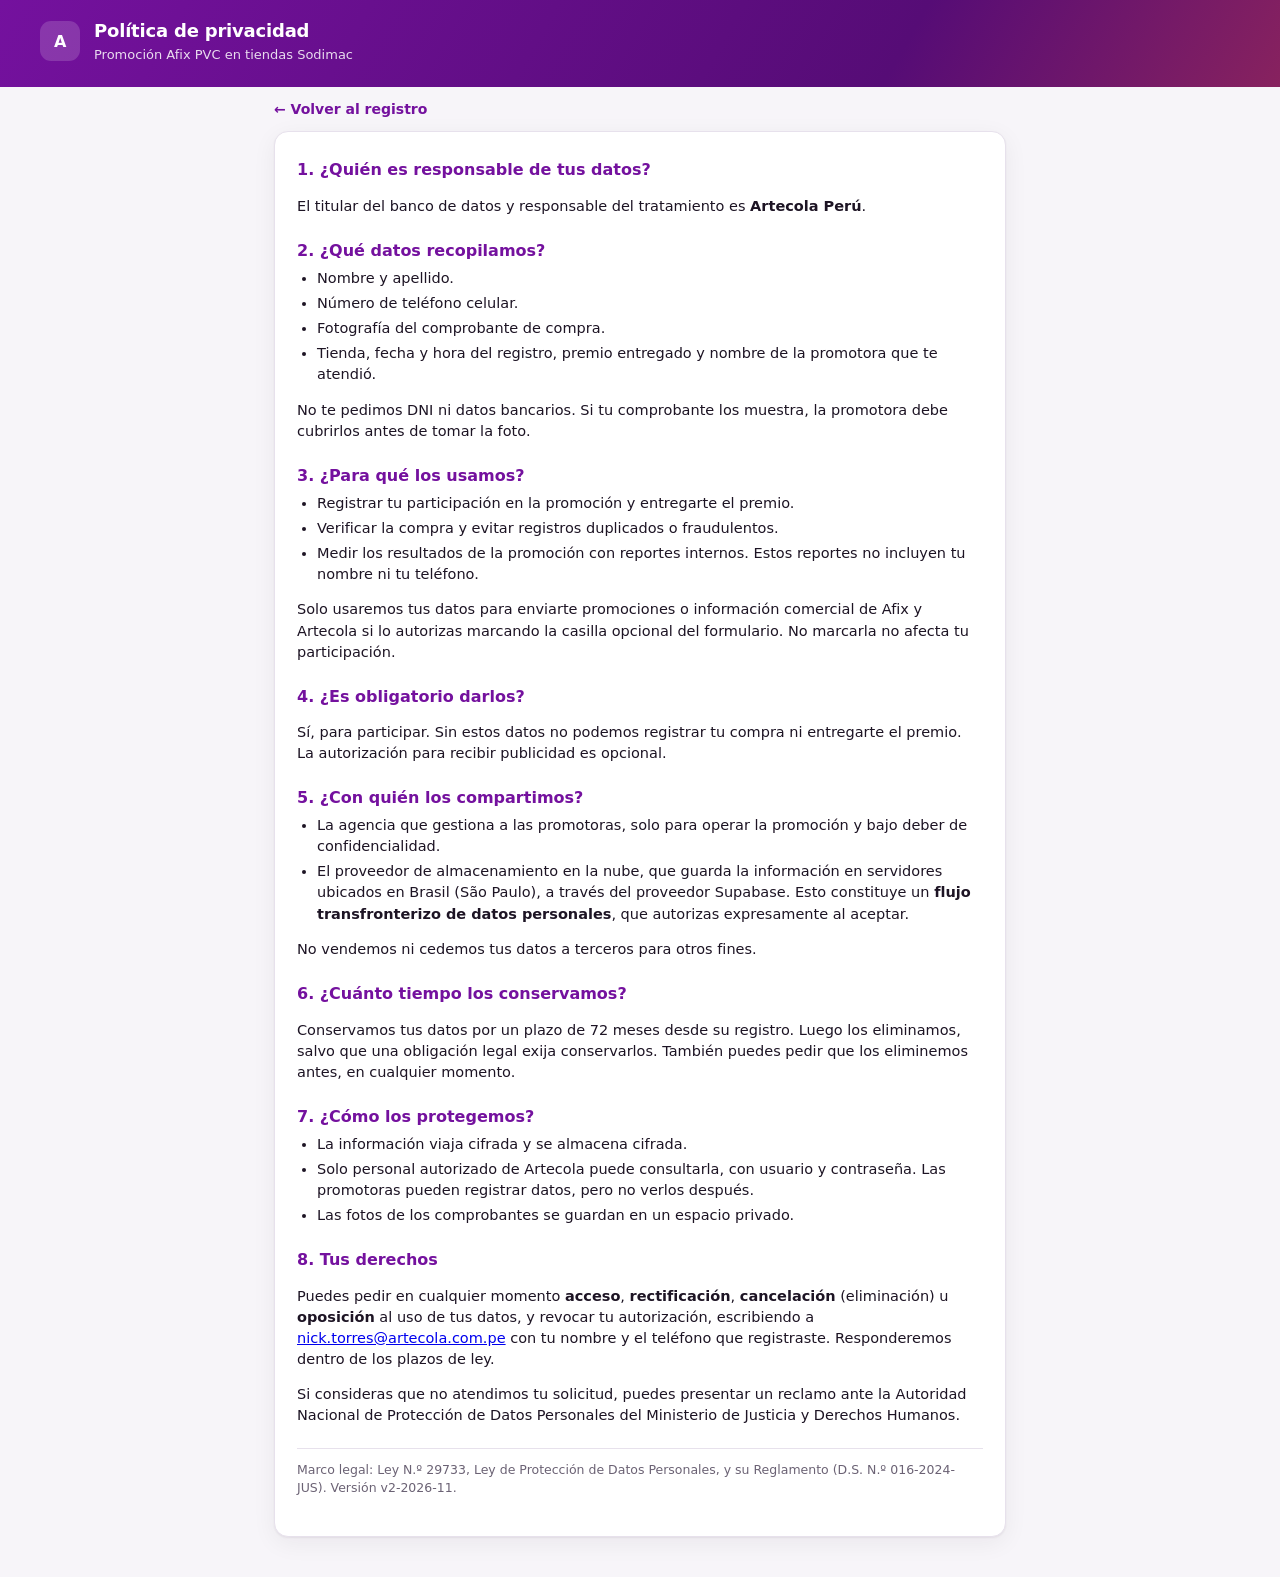
<file: vouchers/privacidad.html>
<!DOCTYPE html>
<html lang="es">
<head>
  <meta charset="UTF-8" />
  <meta name="viewport" content="width=device-width, initial-scale=1" />
  <meta name="theme-color" content="#74119E" />
  <title>Política de privacidad · Promoción Afix Sodimac</title>
  <link rel="icon" href="favicon.ico" sizes="any" />
  <link rel="apple-touch-icon" sizes="180x180" href="apple-touch-icon.png" />
  <link rel="icon" type="image/png" sizes="32x32" href="favicon-32x32.png" />
  <link rel="icon" type="image/png" sizes="16x16" href="favicon-16x16.png" />
  <link rel="manifest" href="site.webmanifest" />
  <link rel="stylesheet" href="styles.css?v=17" />
  <style>
    .policy { max-width: 760px; margin: -10px auto 40px; padding: 0 14px; }
    .policy .card { padding: 22px 22px 26px; }
    .policy h2 { font-size: 16px; color: var(--purple); margin: 22px 0 6px; }
    .policy h2:first-of-type { margin-top: 4px; }
    .policy p, .policy li { font-size: 14.5px; color: var(--ink); }
    .policy ul { padding-left: 20px; margin: 6px 0; }
    .policy li { margin-bottom: 4px; }
    .policy .meta { font-size: 12.5px; color: var(--muted); margin-top: 22px; border-top: 1px solid var(--line); padding-top: 12px; }
    .policy .back { display: inline-block; margin: 22px 0 12px; color: var(--purple); font-weight: 700; text-decoration: none; font-size: 14px; }
  </style>
</head>
<body>
  <header class="topbar">
    <div class="wrap">
      <div class="brand-mark">A</div>
      <div>
        <h1>Política de privacidad</h1>
        <p>Promoción Afix PVC en tiendas Sodimac</p>
      </div>
    </div>
  </header>

  <main class="policy">
    <a class="back" href="index.html">← Volver al registro</a>
    <article class="card">
      <h2>1. ¿Quién es responsable de tus datos?</h2>
      <p>El titular del banco de datos y responsable del tratamiento es <b data-k="RESPONSABLE"></b><span data-opt="RUC">, RUC <span data-k="RUC"></span></span><span data-opt="DOMICILIO">, con domicilio en <span data-k="DOMICILIO"></span></span>.</p>

      <h2>2. ¿Qué datos recopilamos?</h2>
      <ul>
        <li>Nombre y apellido.</li>
        <li>Número de teléfono celular.</li>
        <li>Fotografía del comprobante de compra.</li>
        <li>Tienda, fecha y hora del registro, premio entregado y nombre de la promotora que te atendió.</li>
      </ul>
      <p>No te pedimos DNI ni datos bancarios. Si tu comprobante los muestra, la promotora debe cubrirlos antes de tomar la foto.</p>

      <h2>3. ¿Para qué los usamos?</h2>
      <ul>
        <li>Registrar tu participación en la promoción y entregarte el premio.</li>
        <li>Verificar la compra y evitar registros duplicados o fraudulentos.</li>
        <li>Medir los resultados de la promoción con reportes internos. Estos reportes no incluyen tu nombre ni tu teléfono.</li>
      </ul>
      <p>Solo usaremos tus datos para enviarte promociones o información comercial de Afix y Artecola si lo autorizas marcando la casilla opcional del formulario. No marcarla no afecta tu participación.</p>

      <h2>4. ¿Es obligatorio darlos?</h2>
      <p>Sí, para participar. Sin estos datos no podemos registrar tu compra ni entregarte el premio. La autorización para recibir publicidad es opcional.</p>

      <h2>5. ¿Con quién los compartimos?</h2>
      <ul>
        <li>La agencia que gestiona a las promotoras, solo para operar la promoción y bajo deber de confidencialidad.</li>
        <li>El proveedor de almacenamiento en la nube, que guarda la información en servidores ubicados en <span data-k="UBICACION_SERVIDORES"></span>. Esto constituye un <b>flujo transfronterizo de datos personales</b>, que autorizas expresamente al aceptar.</li>
      </ul>
      <p>No vendemos ni cedemos tus datos a terceros para otros fines.</p>

      <h2>6. ¿Cuánto tiempo los conservamos?</h2>
      <p>Conservamos tus datos <span data-k="CONSERVACION"></span>. Luego los eliminamos, salvo que una obligación legal exija conservarlos. También puedes pedir que los eliminemos antes, en cualquier momento.</p>

      <h2>7. ¿Cómo los protegemos?</h2>
      <ul>
        <li>La información viaja cifrada y se almacena cifrada.</li>
        <li>Solo personal autorizado de Artecola puede consultarla, con usuario y contraseña. Las promotoras pueden registrar datos, pero no verlos después.</li>
        <li>Las fotos de los comprobantes se guardan en un espacio privado.</li>
      </ul>

      <h2>8. Tus derechos</h2>
      <p>Puedes pedir en cualquier momento <b>acceso</b>, <b>rectificación</b>, <b>cancelación</b> (eliminación) u <b>oposición</b> al uso de tus datos, y revocar tu autorización, escribiendo a <a data-k="CONTACTO" data-mail></a> con tu nombre y el teléfono que registraste. Responderemos dentro de los plazos de ley.</p>
      <p>Si consideras que no atendimos tu solicitud, puedes presentar un reclamo ante la Autoridad Nacional de Protección de Datos Personales del Ministerio de Justicia y Derechos Humanos.</p>

      <p class="meta">Marco legal: Ley N.º 29733, Ley de Protección de Datos Personales, y su Reglamento (D.S. N.º 016-2024-JUS).<span data-opt="REGISTRO_RNPDP"> Banco de datos inscrito en el Registro Nacional de Protección de Datos Personales con código <span data-k="REGISTRO_RNPDP"></span>.</span> Versión <span data-k="VERSION"></span>.</p>
    </article>
  </main>

  <script src="config.js?v=23"></script>
  <script>
    (function () {
      const P = (window.APP_CONFIG && window.APP_CONFIG.PRIVACIDAD) || {};
      document.querySelectorAll("[data-opt]").forEach((el) => { if (!P[el.dataset.opt]) el.remove(); });
      document.querySelectorAll("[data-k]").forEach((el) => {
        const v = P[el.dataset.k] || "";
        el.textContent = v;
        if (el.hasAttribute("data-mail") && v) el.href = "mailto:" + v;
      });
    })();
  </script>
</body>
</html>
</file>
<file: vouchers/styles.css>
:root {
  --purple: #74119e;
  --purple-dark: #560c76;
  --purple-soft: #f3e8f8;
  --coral: #c93f3f;
  --coral-soft: #fbeaea;
  --ink: #1d1424;
  --muted: #6b6274;
  --line: #e7e1ec;
  --bg: #f7f5f9;
  --white: #fff;
  --ok: #1f8a4c;
  --radius: 14px;
  --shadow: 0 1px 2px rgba(29, 20, 36, .06), 0 6px 24px rgba(29, 20, 36, .06);
}
* { box-sizing: border-box; }
html, body { margin: 0; }
body {
  font-family: "Inter", system-ui, -apple-system, "Segoe UI", Roboto, sans-serif;
  color: var(--ink);
  background: var(--bg);
  -webkit-font-smoothing: antialiased;
  line-height: 1.45;
}
button, input, select { font: inherit; color: inherit; }
.hidden { display: none !important; }

/* ---------- Cabecera ---------- */
.topbar {
  background: linear-gradient(120deg, var(--purple) 0%, var(--purple-dark) 70%, var(--coral) 140%);
  color: #fff;
  padding: 18px 20px 22px;
}
.topbar .wrap { max-width: 1200px; margin: 0 auto; display: flex; align-items: center; gap: 14px; }
.brand-mark {
  width: 40px; height: 40px; border-radius: 11px; background: rgba(255,255,255,.16);
  display: grid; place-items: center; font-weight: 800; letter-spacing: -.5px; flex: none;
}
.topbar h1 { font-size: 18px; margin: 0; font-weight: 700; letter-spacing: -.2px; }
.topbar p { margin: 2px 0 0; font-size: 13px; opacity: .85; }
.topbar .spacer { flex: 1; }

.demo-banner {
  background: #fff7e0; color: #7a5a00; font-size: 13px; text-align: center;
  padding: 8px 14px; border-bottom: 1px solid #f1e2b0;
}

/* ---------- Formularios ---------- */
.card {
  background: var(--white); border-radius: var(--radius); box-shadow: var(--shadow);
  border: 1px solid var(--line);
}
.form-wrap { max-width: 520px; margin: -10px auto 40px; padding: 0 14px; }
.form-card { padding: 22px 20px 24px; }
.section-label {
  font-size: 12px; font-weight: 700; text-transform: uppercase; letter-spacing: .06em;
  color: var(--purple); margin: 0 0 10px;
}
.field { margin-bottom: 14px; }
.field label { display: block; font-size: 14px; font-weight: 600; margin-bottom: 6px; }
.field input, .field select {
  width: 100%; height: 50px; padding: 0 14px; border: 1.5px solid var(--line);
  border-radius: 11px; background: #fff; font-size: 16px; outline: none;
  transition: border-color .15s, box-shadow .15s;
}
.field input:focus, .field select:focus {
  border-color: var(--purple); box-shadow: 0 0 0 4px rgba(116, 17, 158, .12);
}
.field.invalid input, .field.invalid select { border-color: var(--coral); }
.field .err { color: var(--coral); font-size: 12.5px; margin-top: 5px; display: none; }
.field.invalid .err { display: block; }
.row2 { display: grid; grid-template-columns: 1fr 1fr; gap: 12px; }
.prefix { position: relative; }
.prefix span {
  position: absolute; left: 14px; top: 50%; transform: translateY(-50%);
  color: var(--muted); font-size: 16px; pointer-events: none;
}
.prefix input { padding-left: 52px; }
.divider { height: 1px; background: var(--line); margin: 20px 0 18px; }

/* Foto */
.field .photo-drop {
  display: flex; font-weight: 400; margin: 0; flex-direction: column; align-items: center; justify-content: center;
  gap: 8px; min-height: 170px; border: 2px dashed #d6c7e0; border-radius: 14px;
  background: var(--purple-soft); color: var(--purple); cursor: pointer; text-align: center;
  padding: 18px; transition: background .15s, border-color .15s;
}
.photo-drop:hover { background: #ecdcf4; }
.photo-drop svg { width: 38px; height: 38px; }
.photo-drop strong { font-size: 16px; }
.photo-drop small { color: var(--muted); }
.field.invalid .photo-drop { border-color: var(--coral); background: var(--coral-soft); }
.photo-preview { position: relative; border-radius: 14px; overflow: hidden; border: 1px solid var(--line); }
.photo-preview img { display: block; width: 100%; max-height: 340px; object-fit: contain; background: #111; }
.field .photo-gal {
  display: flex; align-items: center; justify-content: center; gap: 8px; margin: 10px 0 0;
  min-height: 48px; padding: 10px 14px; border: 1.5px solid #d6c7e0; border-radius: 12px;
  background: #fff; color: var(--purple); font-size: 15px; font-weight: 700; cursor: pointer;
}
.photo-gal:hover { background: var(--purple-soft); }
.photo-gal svg { width: 22px; height: 22px; flex: none; }
.photo-actions {
  position: absolute; right: 10px; bottom: 10px; left: 10px;
  display: flex; flex-wrap: wrap; justify-content: flex-end; gap: 6px;
}
.pick { position: relative; overflow: hidden; }
.field .pick-input, .pick-input {
  position: absolute; inset: 0; width: 100%; height: 100%; margin: 0; padding: 0;
  border: 0; border-radius: 0; background: none; box-shadow: none;
  opacity: 0; cursor: pointer; font-size: 16px; z-index: 2;
}
.photo-preview button, .photo-preview .pbtn {
  display: inline-block; background: rgba(0,0,0,.65); color: #fff;
  border: 0; border-radius: 999px; padding: 8px 14px; font-size: 13px; font-weight: 600; cursor: pointer;
}

/* Consentimiento */
.field .check-row {
  display: flex; gap: 12px; align-items: flex-start; cursor: pointer; margin: 0;
  padding: 14px; border: 1.5px solid var(--line); border-radius: 12px; background: #fff; font-weight: 400;
}
.check-row input { width: 22px; height: 22px; margin: 1px 0 0; accent-color: var(--purple); flex: none; }
.check-row strong { display: block; font-size: 15px; }
.check-row small { display: block; color: var(--muted); font-size: 12.5px; margin-top: 2px; }
.field.consent:has(input:checked) .check-row { border-color: var(--purple); background: var(--purple-soft); }
.field.invalid .check-row { border-color: var(--coral); background: var(--coral-soft); }

/* Botones */
.btn {
  display: inline-flex; align-items: center; justify-content: center; gap: 8px;
  height: 46px; padding: 0 18px; border-radius: 11px; border: 0; cursor: pointer;
  font-weight: 700; font-size: 15px; transition: filter .15s, transform .05s;
}
.btn:active { transform: translateY(1px); }
.btn-primary { background: var(--purple); color: #fff; }
.btn-primary:hover { filter: brightness(1.08); }
.btn-coral { background: var(--coral); color: #fff; }
.btn-ghost { background: transparent; color: var(--purple); border: 1.5px solid var(--line); }
.btn-light { background: rgba(255,255,255,.16); color: #fff; }
.btn-block { width: 100%; height: 54px; font-size: 16px; }
.btn[disabled] { opacity: .6; cursor: progress; }
.spinner {
  width: 18px; height: 18px; border-radius: 50%; border: 2.5px solid rgba(255,255,255,.4);
  border-top-color: #fff; animation: spin .8s linear infinite;
}
@keyframes spin { to { transform: rotate(360deg); } }

.alert { border-radius: 11px; padding: 12px 14px; font-size: 14px; margin-bottom: 14px; }
.alert-error { background: var(--coral-soft); color: #8e2323; }

/* Éxito */
.success { text-align: center; padding: 34px 22px 26px; }
.success .check {
  width: 74px; height: 74px; border-radius: 50%; background: #e5f5ec; color: var(--ok);
  display: grid; place-items: center; margin: 0 auto 14px;
}
.success h2 { margin: 0 0 6px; font-size: 22px; }
.success p { margin: 0 0 22px; color: var(--muted); }
.counter-chip {
  display: inline-block; background: var(--purple-soft); color: var(--purple);
  font-weight: 700; border-radius: 999px; padding: 6px 14px; font-size: 13px; margin-bottom: 18px;
}
.footer-note { text-align: center; font-size: 12px; color: var(--muted); margin-top: 14px; }

/* ---------- Admin ---------- */
.admin-main { max-width: 1200px; margin: 0 auto; padding: 18px 16px 50px; }
.login-card { max-width: 400px; margin: 40px auto; padding: 26px 22px; }
.login-card h2 { margin: 0 0 4px; font-size: 20px; }
.login-card p { margin: 0 0 18px; color: var(--muted); font-size: 14px; }

.kpis { display: grid; grid-template-columns: repeat(4, 1fr); gap: 12px; margin: -36px 0 16px; }
.kpi { padding: 16px; }
.kpi .lbl { font-size: 12px; color: var(--muted); font-weight: 600; text-transform: uppercase; letter-spacing: .04em; }
.kpi .val { font-size: 28px; font-weight: 800; letter-spacing: -.5px; margin-top: 4px; }
.kpi .sub { font-size: 12.5px; color: var(--muted); }
.kpi.accent .val { color: var(--purple); }
.kpi.warn .val { color: var(--coral); }

.panel { padding: 16px; margin-bottom: 16px; }
.panel h3 { margin: 0 0 12px; font-size: 15px; }
.bars { display: grid; gap: 8px; }
.bar-row { display: grid; grid-template-columns: 180px 1fr 44px; gap: 10px; align-items: center; font-size: 13.5px; }
.bar-row .name { overflow: hidden; text-overflow: ellipsis; white-space: nowrap; }
.bar-track { height: 12px; background: var(--purple-soft); border-radius: 999px; overflow: hidden; }
.bar-fill { height: 100%; background: var(--purple); border-radius: 999px; }
.bar-row .n { text-align: right; font-weight: 700; font-variant-numeric: tabular-nums; }

.toolbar { display: flex; flex-wrap: wrap; gap: 10px; align-items: end; margin-bottom: 12px; }
.toolbar .field { margin: 0; }
.toolbar .field input, .toolbar .field select { height: 42px; font-size: 14px; }
.toolbar .grow { flex: 1; min-width: 180px; }
.toolbar .field select { min-width: 130px; }
.toolbar .btn { height: 42px; font-size: 14px; }

.table-wrap { overflow-x: auto; }
table { width: 100%; border-collapse: collapse; font-size: 14px; }
th {
  text-align: left; font-size: 12px; text-transform: uppercase; letter-spacing: .04em;
  color: var(--muted); font-weight: 700; padding: 10px 12px; border-bottom: 1px solid var(--line);
  white-space: nowrap; background: #fbfafc; position: sticky; top: 0;
}
td { padding: 10px 12px; border-bottom: 1px solid var(--line); vertical-align: middle; }
tr:hover td { background: #fcfaFD; }
.thumb {
  width: 54px; height: 54px; border-radius: 9px; object-fit: cover; cursor: zoom-in;
  background: var(--purple-soft); display: block; border: 1px solid var(--line);
}
.tag {
  display: inline-block; font-size: 11.5px; font-weight: 700; padding: 3px 8px; border-radius: 999px;
  background: var(--purple-soft); color: var(--purple); white-space: nowrap;
}
.tag.dup { background: var(--coral-soft); color: var(--coral); }
.nowrap { white-space: nowrap; }
.muted { color: var(--muted); }
.icon-btn {
  border: 0; background: transparent; color: var(--muted); cursor: pointer; padding: 6px; border-radius: 8px;
}
.icon-btn:hover { background: var(--coral-soft); color: var(--coral); }
.empty { text-align: center; padding: 40px 10px; color: var(--muted); }
.pager { display: flex; justify-content: space-between; align-items: center; padding-top: 12px; font-size: 13px; color: var(--muted); }
.pager .btns { display: flex; gap: 8px; }
.pager .btn { height: 36px; font-size: 13px; }

/* Lightbox */
.lightbox {
  position: fixed; inset: 0; background: rgba(15, 8, 20, .88); display: flex;
  align-items: center; justify-content: center; z-index: 50; padding: 20px; flex-direction: column; gap: 12px;
}
.lightbox img { max-width: 100%; max-height: 82vh; border-radius: 10px; }
.lightbox .cap { color: #fff; font-size: 14px; text-align: center; }
.lightbox .cap a { color: #e6c9f5; }

@media (max-width: 860px) {
  .kpis { grid-template-columns: repeat(2, 1fr); }
  .bar-row { grid-template-columns: 120px 1fr 36px; }
}

/* ---------- Pestañas admin ---------- */
.tabs { display: flex; gap: 4px; background: rgba(255,255,255,.14); padding: 4px; border-radius: 12px; margin-right: 10px; }
.tab { border: 0; background: transparent; color: #fff; font-weight: 700; font-size: 14px; padding: 9px 16px; border-radius: 9px; cursor: pointer; opacity: .8; }
.tab:hover { opacity: 1; }
.tab.active { background: #fff; color: var(--purple); opacity: 1; }

/* ---------- Indicadores ---------- */
.kpi .val small { font-size: 16px; color: var(--muted); font-weight: 600; }
.kpi .val.sm { font-size: 22px; padding: 4px 0; }
.kpi .up { color: var(--ok); font-weight: 700; }
.kpi .down { color: var(--coral); font-weight: 700; }
.day-kpis { margin: 0 0 16px; }
.ind-toolbar { display: flex; flex-wrap: wrap; gap: 12px; align-items: flex-end; }
.ind-toolbar .field { margin: 0; }
.ind-toolbar .field input, .ind-toolbar .field select { height: 42px; font-size: 14px; min-width: 160px; }
.ind-toolbar .btn { height: 42px; font-size: 14px; }
.ind-toolbar .spacer { flex: 1; }
.team-goal { min-width: 220px; }
.team-goal .lbl { font-size: 12px; color: var(--muted); font-weight: 600; text-transform: uppercase; letter-spacing: .04em; margin-bottom: 6px; }
.team-goal .sub { font-size: 12.5px; color: var(--muted); margin-top: 4px; }
.prog { height: 9px; background: var(--purple-soft); border-radius: 999px; overflow: hidden; }
.prog.big { height: 12px; }
.prog > div { height: 100%; background: var(--purple); border-radius: 999px; transition: width .3s; }
.prog > div.ok { background: var(--ok); }
.prog > div.warn { background: #d99a1e; }
.prog > div.bad { background: var(--coral); }
.pill { display: inline-block; font-size: 12px; font-weight: 700; padding: 3px 10px; border-radius: 999px; white-space: nowrap; }
.pill.ok { background: #e5f5ec; color: var(--ok); }
.pill.warn { background: #fdf3dc; color: #9a6a00; }
.pill.bad { background: var(--coral-soft); color: var(--coral); }
.pill.muted { background: #f0edf2; color: var(--muted); }
.panel-head { display: flex; justify-content: space-between; align-items: baseline; gap: 10px; flex-wrap: wrap; margin-bottom: 10px; }
.panel-head h3 { margin: 0; }
.panel-head .muted { font-size: 12.5px; }
.ind-table td, .ind-table th { padding: 10px 10px; }
.ind-table .num { text-align: right; font-variant-numeric: tabular-nums; }
.small { font-size: 12px; }
.two-col { display: grid; grid-template-columns: 1fr 1fr; gap: 16px; }
.insight { font-size: 13px; color: var(--muted); margin: 8px 0 0; }
.insight b { color: var(--ink); }

.chart { width: 100%; height: auto; display: block; }
.chart .grid { stroke: var(--line); stroke-width: 1; }
.chart .base { stroke: #cfc5d6; stroke-width: 1; }
.chart .axis { font-size: 11px; fill: var(--muted); }
.chart .axis.sun { fill: var(--coral); }
.chart .val { font-size: 10.5px; fill: var(--ink); font-weight: 700; }
.chart .bar { fill: #a46bc0; }
.chart .bar.today { fill: var(--purple); }
.chart .bar.sel { fill: var(--coral); }
.chart .bar.off { fill: #cbb6d6; }
.chart .offday { fill: #f6f3f8; }
.chart .goal { stroke: var(--coral); stroke-width: 1.5; stroke-dasharray: 5 4; }
.chart .goal-lbl { font-size: 11px; fill: var(--coral); font-weight: 700; }
.legend { display: flex; gap: 16px; flex-wrap: wrap; font-size: 12px; color: var(--muted); margin-top: 6px; }
.legend .sw { display: inline-block; width: 11px; height: 11px; border-radius: 3px; margin-right: 6px; vertical-align: -1px; background: #a46bc0; }
.legend .sw.today { background: var(--purple); }
.legend .sw.sel { background: var(--coral); }
.legend .sw.off { background: #f6f3f8; border: 1px solid var(--line); }
.legend .sw.goal { background: none; border-top: 2px dashed var(--coral); height: 0; border-radius: 0; vertical-align: 3px; }

.alerts { display: grid; gap: 8px; margin-bottom: 16px; }
.alert-item { border-radius: 12px; padding: 11px 14px; display: flex; gap: 10px; flex-wrap: wrap; align-items: baseline; font-size: 13.5px; border: 1px solid; }
.alert-item b { font-weight: 700; }
.alert-item span { color: var(--muted); }
.alert-item.warn { background: #fffaf0; border-color: #f2e2b8; }
.alert-item.warn b { color: #8a5d00; }
.alert-item.bad { background: var(--coral-soft); border-color: #f1c9c9; }
.alert-item.bad b { color: var(--coral); }
.alert-item.info { background: var(--purple-soft); border-color: #e2d0ec; }
.alert-item.info b { color: var(--purple); }

.cfg-panel h3 { margin: 0 0 12px; }
.cfg-grid { display: grid; grid-template-columns: 1fr 2fr; gap: 16px; }
.cfg-grid .field input { height: 44px; }
.dow-pick { display: flex; flex-wrap: wrap; gap: 8px; }
.field .dow-pick label { display: inline-flex; align-items: center; gap: 6px; font-weight: 600; font-size: 14px; margin: 0; padding: 9px 12px; border: 1.5px solid var(--line); border-radius: 10px; cursor: pointer; }
.dow-pick input { accent-color: var(--purple); width: 16px; height: 16px; }
.cfg-actions { display: flex; justify-content: flex-end; align-items: center; gap: 12px; margin-top: 8px; }

@media (max-width: 860px) {
  .two-col, .cfg-grid { grid-template-columns: 1fr; }
  .tabs { margin-right: 0; }
  .tab { padding: 8px 10px; font-size: 13px; }
}

@media (max-width: 640px) {
  .topbar .wrap { flex-wrap: wrap; row-gap: 12px; }
  .topbar p { display: none; }
  .topbar .spacer { flex: 1; }
  .tabs { order: 3; width: 100%; }
  .tabs { flex-wrap: wrap; }
  .tabs .tab { flex: 1 1 30%; padding: 8px 6px; }
  .ind-toolbar .field, .ind-toolbar .field input, .ind-toolbar .field select { width: 100%; }
}

/* Premios */
.prize-cards { display: grid; grid-template-columns: repeat(auto-fit, minmax(190px, 1fr)); gap: 12px; }
.prize { border: 1px solid var(--line); border-radius: 12px; padding: 14px; }
.prize .lbl { font-size: 13px; font-weight: 700; }
.prize .val { font-size: 26px; font-weight: 800; color: var(--purple); margin: 2px 0 8px; }
.prize .sub { font-size: 12px; color: var(--muted); margin-top: 6px; }
.total-row td { background: #fbfafc; border-top: 2px solid var(--line); }

/* Stock de premios */
.stock-form { display: flex; flex-wrap: wrap; gap: 12px; align-items: flex-end; margin-bottom: 12px; }
.stock-form .field { margin: 0; min-width: 180px; }
.stock-form .field.grow { flex: 1; min-width: 240px; }
.stock-form .field input, .stock-form .field select { height: 44px; font-size: 14px; }
.stock-save { display: flex; gap: 12px; align-items: center; }
.stock-save .btn { height: 44px; }
.qty-grid { display: grid; grid-template-columns: repeat(auto-fit, minmax(170px, 1fr)); gap: 12px; margin-bottom: 12px; padding: 14px; background: var(--purple-soft); border-radius: 12px; }
.qty-grid .field { margin: 0; }
.qty-grid .field label { font-size: 13px; }
.qty-grid .field input { height: 46px; font-size: 18px; font-weight: 700; text-align: center; }
.stock-table .saldo { font-size: 18px; font-weight: 800; }
.stock-table .det { font-size: 11.5px; color: var(--muted); white-space: nowrap; }
.stock-table td.okc .saldo { color: var(--ok); }
.stock-table td.low { background: #fffaf0; }
.stock-table td.low .saldo { color: #9a6a00; }
.stock-table td.neg { background: var(--coral-soft); }
.stock-table td.neg .saldo { color: var(--coral); }
.stock-table td.empty .saldo { color: #c8bfd0; }
.neg-txt { color: var(--coral); }
.legend .sw.st-ok { background: #e5f5ec; border: 1px solid #b9e2c9; }
.legend .sw.st-low { background: #fffaf0; border: 1px solid #f2e2b8; }
.legend .sw.st-neg { background: var(--coral-soft); border: 1px solid #f1c9c9; }

/* Consentimiento v2 */
.consent-intro { font-size: 12.5px; color: var(--muted); margin: -4px 0 10px; }
.check-row small a { color: var(--purple); font-weight: 700; }
.check-row .req { font-style: normal; color: var(--coral); font-weight: 700; font-size: 12px; }
.check-row .opt-tag { font-style: normal; color: var(--muted); font-weight: 600; font-size: 12px; }
.field .check-row.opt { border-style: dashed; }
.field.consent:has(#aceptaPubli:checked) .check-row { border-style: solid; }

/* Pestañas del formulario y chip de ruleta */
.tabs-form { display: flex; gap: 6px; background: #fff; border: 1px solid var(--line); box-shadow: var(--shadow); padding: 5px; border-radius: 14px; margin-bottom: 12px; position: relative; z-index: 1; }
.tabs-form a { flex: 1; text-align: center; text-decoration: none; color: var(--purple); font-weight: 800; font-size: 14px; padding: 10px 6px; border-radius: 10px; }
.tabs-form a.active { background: var(--purple); color: #fff; }
.ruleta-chip { background: var(--purple-soft); border: 1px solid #e2d0ec; color: var(--purple); border-radius: 12px; padding: 10px 12px; font-size: 13.5px; margin-bottom: 10px; }
.ruleta-chip a { color: var(--coral); font-weight: 700; margin-left: 4px; }
a.btn { text-decoration: none; }

/* Precios competencia (admin) */
.price-table td.cheap { background: #eef8f2; }
.price-table td.cheap b { color: var(--ok); }
.up-r { color: var(--coral); font-weight: 700; }
.down-g { color: var(--ok); font-weight: 700; }
.tabs-form a { font-size: 13.5px; }

/* Productos comprados */
.prod-line { display: grid; grid-template-columns: 1fr auto auto; gap: 8px; align-items: center; margin-bottom: 8px; }
.prod-line select { height: 50px; border: 1.5px solid var(--line); border-radius: 11px; padding: 0 10px; font-size: 14.5px; background: #fff; min-width: 0; width: 100%; }
.stepper { display: flex; align-items: center; border: 1.5px solid var(--line); border-radius: 11px; overflow: hidden; height: 50px; }
.stepper button { width: 38px; height: 100%; border: 0; background: var(--purple-soft); color: var(--purple); font-size: 22px; font-weight: 700; cursor: pointer; }
.stepper input { width: 42px; height: 100%; border: 0; text-align: center; font-size: 17px; font-weight: 700; -moz-appearance: textfield; }
.stepper input::-webkit-outer-spin-button, .stepper input::-webkit-inner-spin-button { -webkit-appearance: none; margin: 0; }
.p-del { width: 34px; height: 34px; border-radius: 50%; border: 0; background: #f0edf2; color: var(--muted); font-size: 20px; cursor: pointer; }
.p-del:hover { background: var(--coral-soft); color: var(--coral); }
.add-prod { width: 100%; height: 44px; border-style: dashed; margin-top: 2px; }
.prod-total { font-size: 13px; color: var(--purple); font-weight: 700; margin-top: 8px; }
.field.invalid .prod-line select { border-color: var(--coral); }
.field .stepper input { width: 42px; height: 100%; padding: 0; border: 0; border-radius: 0; box-shadow: none; }
.field .prod-line select { height: 50px; }

/* 4 pestañas en el portal de promotoras */
.tabs-form a { white-space: nowrap; }
@media (max-width: 420px) { .tabs-form { gap: 3px; } .tabs-form a { font-size: 12px; padding: 10px 3px; } }
@media (max-width: 340px) { .tabs-form a { font-size: 11px; } }

/* Análisis tiendas */
.ind-table.heat td, .ind-table.heat th { padding: 6px 8px; font-size: 12.5px; }
.ind-table.heat th { white-space: nowrap; }
.bars.wide .bar-row { grid-template-columns: minmax(150px, 260px) 1fr 44px; }

/* Análisis tiendas · vista ejecutiva */
.exec { background: linear-gradient(125deg, #2a0a3a 0%, var(--purple-dark) 45%, var(--purple) 85%); color: #fff; border-radius: 18px; padding: 22px 22px 18px; margin: -36px 0 16px; box-shadow: var(--shadow); }
.exec-kicker { font-size: 12px; font-weight: 700; letter-spacing: .08em; text-transform: uppercase; opacity: .75; }
.exec-title { font-size: 24px; line-height: 1.25; font-weight: 800; margin: 6px 0 16px; letter-spacing: -.3px; max-width: 900px; }
.exec-title span { color: #ffd166; }
.exec-warn { background: rgba(255,209,102,.16); border: 1px solid rgba(255,209,102,.4); border-radius: 10px; padding: 8px 12px; font-size: 13px; margin-bottom: 14px; }
.exec-kpis { display: grid; grid-template-columns: repeat(4, 1fr); gap: 10px; }
.xk { background: rgba(255,255,255,.08); border: 1px solid rgba(255,255,255,.14); border-radius: 14px; padding: 14px; }
.xk-l { font-size: 12px; font-weight: 700; opacity: .85; display: flex; align-items: center; gap: 7px; }
.xk-v { font-size: 30px; font-weight: 800; letter-spacing: -.6px; margin-top: 4px; font-variant-numeric: tabular-nums; }
.xk-v small { font-size: 15px; opacity: .7; font-weight: 600; }
.xk-s { font-size: 12px; opacity: .78; margin-top: 2px; }
.sem { width: 10px; height: 10px; border-radius: 50%; display: inline-block; flex: none; box-shadow: 0 0 0 3px rgba(255,255,255,.12); }
.sem.ok { background: #3ddc84; } .sem.warn { background: #ffc94d; } .sem.bad { background: #ff6b6b; } .sem.neu { background: #b9a9c4; }
.exec-acts { margin-top: 14px; background: #fff; color: var(--ink); border-radius: 14px; padding: 14px; }
.exec-acts-h { font-size: 12px; font-weight: 800; letter-spacing: .08em; text-transform: uppercase; color: var(--purple); margin-bottom: 10px; }
.acts { display: grid; grid-template-columns: repeat(auto-fit, minmax(230px, 1fr)); gap: 12px; }
.act { display: flex; gap: 10px; align-items: flex-start; }
.act-n { flex: none; width: 26px; height: 26px; border-radius: 8px; background: var(--purple); color: #fff; font-weight: 800; display: grid; place-items: center; font-size: 13px; }
.act b { font-size: 14px; } .act p { margin: 3px 0 4px; font-size: 12.5px; color: var(--muted); line-height: 1.4; }
.act-r { font-size: 11px; font-weight: 700; color: var(--purple); background: var(--purple-soft); border-radius: 999px; padding: 2px 8px; }
.grid2 { display: grid; grid-template-columns: 1fr 1fr; gap: 16px; }
.grid2 > .card { margin-bottom: 16px; }
.legend { display: flex; flex-wrap: wrap; gap: 14px; font-size: 12px; color: var(--muted); margin-top: 8px; }
.legend i { display: inline-block; width: 10px; height: 10px; border-radius: 3px; margin-right: 5px; vertical-align: -1px; }
.rank { display: grid; gap: 7px; }
.rank-row { display: grid; grid-template-columns: 150px 1fr 52px; gap: 10px; align-items: center; font-size: 13px; }
.rank-row .name { overflow: hidden; text-overflow: ellipsis; white-space: nowrap; }
.rank-row .n { text-align: right; font-weight: 800; font-variant-numeric: tabular-nums; }
.act-dot { display: inline-block; width: 7px; height: 7px; border-radius: 50%; background: var(--purple); margin-left: 6px; vertical-align: 1px; }
.rank-track { position: relative; height: 14px; background: #f3f0f5; border-radius: 999px; }
.rank-fill { height: 100%; border-radius: 999px; }
.rank-fill.ok { background: var(--ok); } .rank-fill.warn { background: #e0a21b; } .rank-fill.bad { background: var(--coral); } .rank-fill.neu { background: #cbb6d6; }
.rank-meta { position: absolute; top: -3px; bottom: -3px; width: 2px; background: var(--coral); }
.vbars { display: grid; gap: 10px; }
.vrow { display: grid; grid-template-columns: 150px 1fr; gap: 10px; align-items: center; }
.vname { font-size: 13px; font-weight: 700; line-height: 1.2; } .vname span { display: block; font-size: 11px; font-weight: 600; color: var(--coral); }
.vtracks { display: grid; gap: 3px; }
.vtrack { display: flex; align-items: center; gap: 8px; height: 13px; }
.vtrack b { font-size: 11.5px; white-space: nowrap; font-variant-numeric: tabular-nums; }
.vfill { height: 100%; border-radius: 4px; min-width: 2px; } .vfill.o { background: #9b93a3; } .vfill.a { background: var(--purple); }
.duo { display: grid; grid-template-columns: 1fr 1fr; gap: 12px; }
.duo-c { background: #faf8fb; border: 1px solid var(--line); border-radius: 12px; padding: 14px; }
.duo-l { font-size: 12.5px; font-weight: 700; color: var(--muted); } .duo-v { font-size: 34px; font-weight: 800; letter-spacing: -.6px; } .duo-s { font-size: 12.5px; color: var(--muted); }
details.det > summary { cursor: pointer; font-weight: 800; font-size: 15px; list-style: none; display: flex; justify-content: space-between; }
details.det > summary::after { content: "Ver detalle ▾"; font-size: 12.5px; color: var(--purple); font-weight: 700; }
details.det[open] > summary { margin-bottom: 12px; } details.det[open] > summary::after { content: "Ocultar ▴"; }
@media (max-width: 960px) { .grid2 { grid-template-columns: 1fr; } .exec-kpis { grid-template-columns: 1fr 1fr; } }
@media (max-width: 520px) { .exec { padding: 16px; } .exec-title { font-size: 19px; } .xk-v { font-size: 24px; } .rank-row, .vrow { grid-template-columns: 105px 1fr 46px; } .vrow { grid-template-columns: 105px 1fr; } .duo { grid-template-columns: 1fr; } }
@media print {
  body.print-tiendas .topbar, body.print-tiendas .ind-toolbar, body.print-tiendas #demoBanner, body.print-tiendas section:not(#tab-tiendas) { display: none !important; }
  body.print-tiendas .exec { margin-top: 0; -webkit-print-color-adjust: exact; print-color-adjust: exact; }
  body.print-tiendas .card { break-inside: avoid; box-shadow: none; }
  body.print-tiendas * { -webkit-print-color-adjust: exact; print-color-adjust: exact; }
}

/* Precios: pop-up por tienda */
.ind-table td.clk { cursor: pointer; }
.ind-table td.clk:hover { outline: 2px solid var(--purple); outline-offset: -2px; }
a.lnk { color: inherit; text-decoration: underline dotted; }
.pmodal { position: fixed; inset: 0; background: rgba(15, 8, 20, .55); z-index: 60; display: flex; align-items: center; justify-content: center; padding: 16px; }
.pmodal-card { background: #fff; border-radius: 16px; max-width: 920px; width: 100%; max-height: 88vh; overflow: auto; padding: 18px; box-shadow: 0 20px 60px rgba(0,0,0,.25); }
.pmodal-head { display: flex; justify-content: space-between; align-items: flex-start; gap: 12px; margin-bottom: 12px; }
.pmodal-head h3 { margin: 2px 0; }
.ind-table tr.row-bad td { background: #fdecec; }
.ind-table tr.row-hi td { background: #fffaf0; }
@media (max-width: 640px) {
  .pmodal { padding: 8px; align-items: flex-end; }
  .pmodal-card { padding: 14px; max-height: 92vh; }
  .pm-table thead { display: none; }
  .pm-table, .pm-table tbody { display: block; }
  .pm-table tr { display: grid; grid-template-columns: 1fr 1fr; gap: 2px 12px; padding: 10px 6px; border-bottom: 1px solid var(--line); position: relative; }
  .pm-table td { border: 0 !important; padding: 0 !important; text-align: left !important; font-size: 13px; }
  .pm-table td[data-l]::before { content: attr(data-l) ": "; color: var(--muted); font-size: 12px; }
  .pm-table td.pm-t { grid-column: 1 / -1; padding-right: 36px !important; }
  .pm-table td.pm-obs { grid-column: 1 / -1; }
  .pm-table td.pm-del { position: absolute; top: 6px; right: 0; }
  .pm-table td { background: transparent !important; }
  .pm-table tr.row-bad { background: #fdecec; border-radius: 10px; } .pm-table tr.row-hi { background: #fffaf0; border-radius: 10px; }
}
.pm-form { margin-top: 12px; border: 1px solid var(--purple); background: var(--purple-soft); border-radius: 12px; padding: 12px; }
.pm-form-h { font-size: 13.5px; margin-bottom: 8px; }
.pm-form .field label input[type=checkbox] { accent-color: var(--purple); margin-right: 6px; }
@media (max-width: 640px) { .pm-form .ind-toolbar .btn { flex: 1; } }
.hday-p { border: 1px solid var(--line); border-radius: 12px; padding: 10px 12px; margin-top: 10px; }
.hday-ph { display: flex; justify-content: space-between; flex-wrap: wrap; gap: 6px; margin-bottom: 6px; font-size: 13.5px; }
.hday-ph span { color: var(--muted); font-size: 12.5px; }
.ind-table tr.clk-row { cursor: pointer; }
.ind-table tr.clk-row:hover td { background: var(--purple-soft); }

/* Indicadores · vistas Equipo / Por tienda / Ruta sugerida */
.seg { display: inline-flex; gap: 2px; padding: 3px; background: var(--purple-soft); border-radius: 999px; flex-wrap: wrap; }
.seg button { border: 0; background: none; color: var(--purple); font: inherit; font-size: 13px; font-weight: 700; padding: 7px 14px; border-radius: 999px; cursor: pointer; }
.seg button.on { background: var(--purple); color: #fff; }
.store-pick { display: flex; gap: 16px; align-items: flex-end; flex-wrap: wrap; margin-bottom: 12px; }
.store-pick .field { margin: 0; min-width: 260px; flex: 1 1 260px; max-width: 420px; }
.store-asig { display: flex; flex-direction: column; gap: 2px; padding-bottom: 6px; }
.store-kpis { display: grid; grid-template-columns: repeat(4, 1fr); gap: 10px; margin-bottom: 10px; }
.store-kpis > div { background: #fbfafc; border: 1px solid var(--line); border-radius: 12px; padding: 10px 12px; display: flex; flex-direction: column; gap: 2px; }
.store-kpis .lbl { font-size: 11px; text-transform: uppercase; letter-spacing: .04em; color: var(--muted); font-weight: 700; }
.store-kpis b { font-size: 20px; }
.store-kpis small { font-size: 11.5px; color: var(--muted); }
.t-bad { color: var(--coral); } .t-warn { color: #9a6a00; }
.promo-chip { display: inline-block; font-size: 12px; font-weight: 700; padding: 3px 9px; border-radius: 999px; background: var(--purple-soft); color: var(--purple); margin: 1px 0; white-space: nowrap; }
.promo-chip.otra { background: #fdf0e3; color: #b25e00; }
.route-grid { display: grid; grid-template-columns: repeat(auto-fill, minmax(320px, 1fr)); gap: 12px; }
.route-card { border: 1px solid var(--line); border-radius: 14px; padding: 14px; background: #fff; display: flex; flex-direction: column; gap: 10px; }
.route-head { display: flex; flex-direction: column; gap: 2px; }
.route-head b { font-size: 16px; }
.route-store { display: flex; flex-direction: column; gap: 5px; }
.rs-top { display: flex; align-items: center; gap: 8px; }
.rs-top b { flex: 1; font-size: 14px; }
.rs-days { font-size: 12px; font-weight: 700; color: var(--purple); white-space: nowrap; }
.route-store .prog div.ok { background: var(--ok); } .route-store .prog div.warn { background: #e0a526; } .route-store .prog div.bad { background: var(--coral); }
.route-week { display: grid; grid-template-columns: repeat(auto-fill, minmax(86px, 1fr)); gap: 6px; border-top: 1px dashed var(--line); padding-top: 10px; }
.rw-day { border-radius: 10px; padding: 7px 8px; background: #f6f3f8; display: flex; flex-direction: column; gap: 2px; font-size: 12px; }
.rw-day span { color: var(--muted); font-weight: 700; }
.rw-day b { font-size: 12.5px; line-height: 1.2; }
.rw-day.p-bad { background: var(--coral-soft); } .rw-day.p-warn { background: #fdf3dc; } .rw-day.p-ok { background: #e5f5ec; }
@media (max-width: 860px) { .store-kpis { grid-template-columns: 1fr 1fr; } }
@media (max-width: 420px) { .route-grid { grid-template-columns: 1fr; } .seg button { padding: 7px 10px; font-size: 12.5px; } .store-pick .field { min-width: 0; } }
@media (max-width: 520px) {
  .seg { display: grid; grid-template-columns: repeat(3, 1fr); width: 100%; border-radius: 12px; }
  .seg button { border-radius: 9px; padding: 8px 4px; font-size: 12px; }
}
</file>
